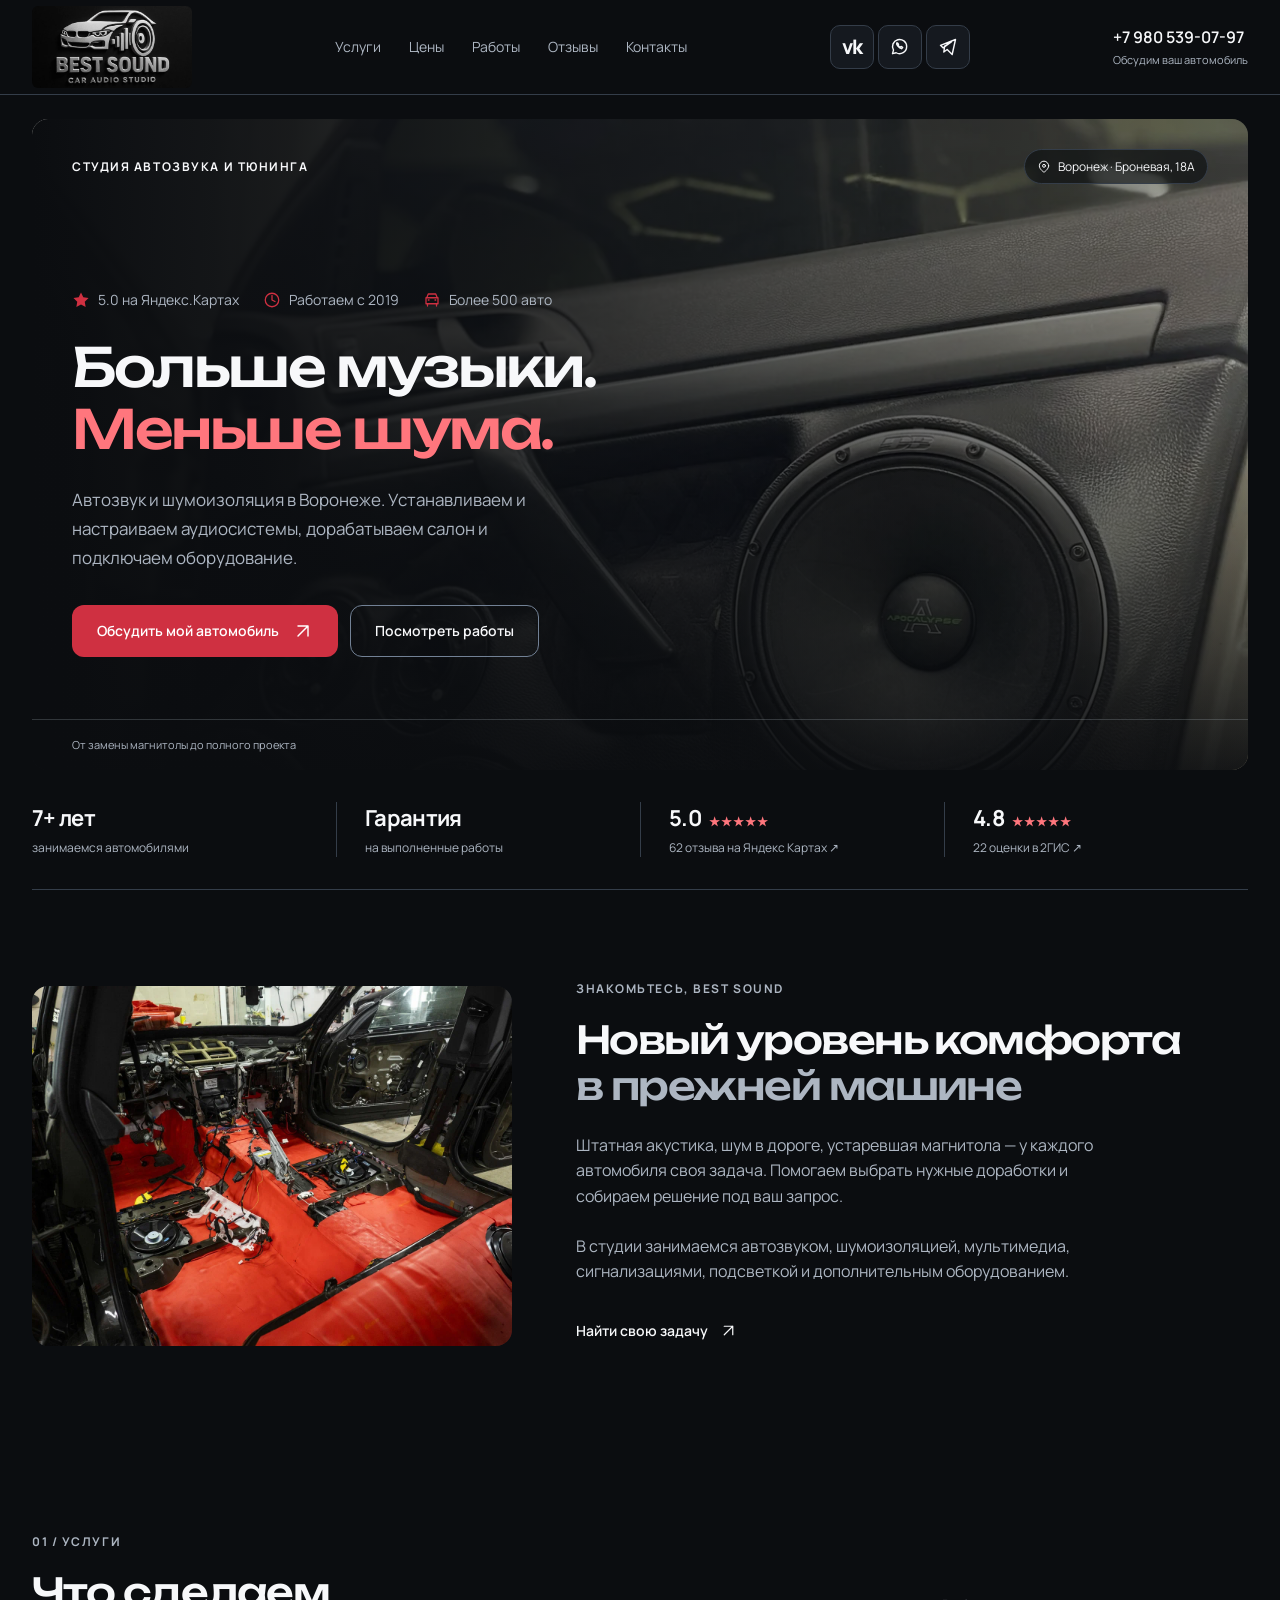
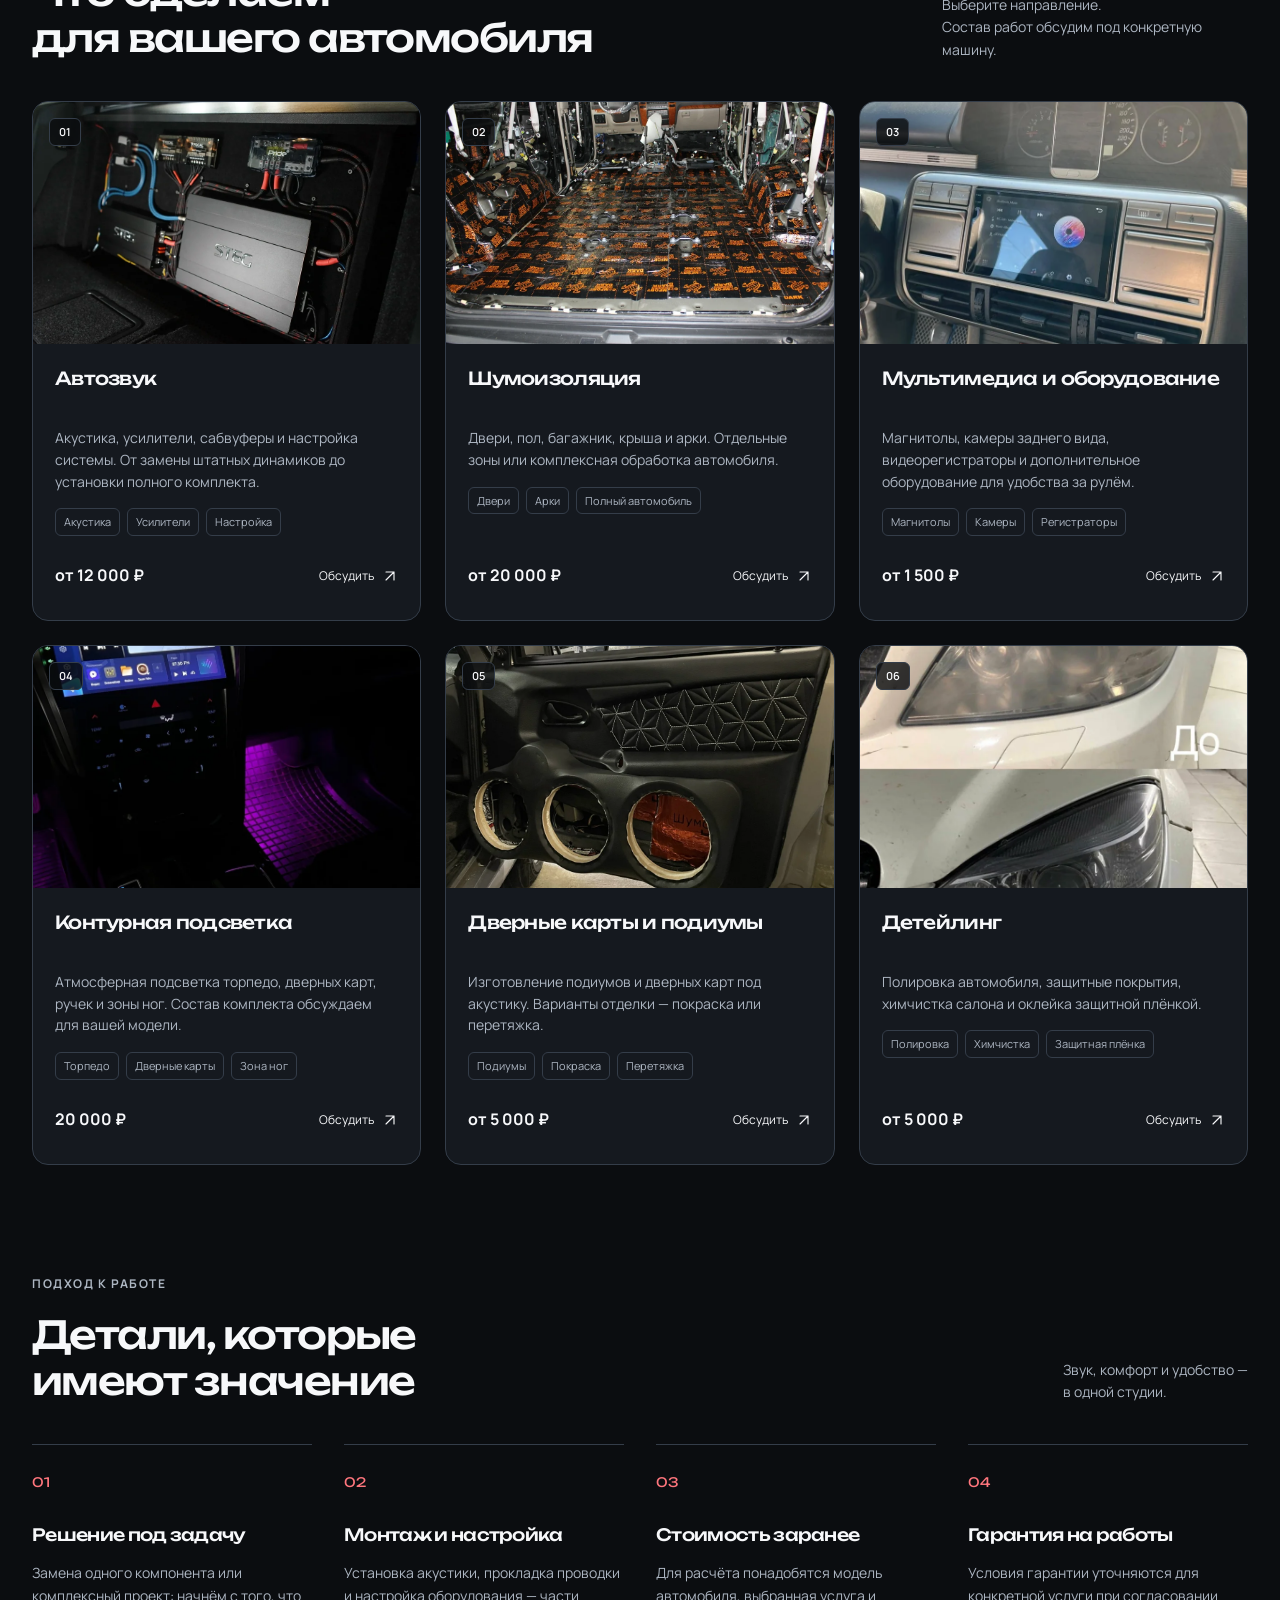
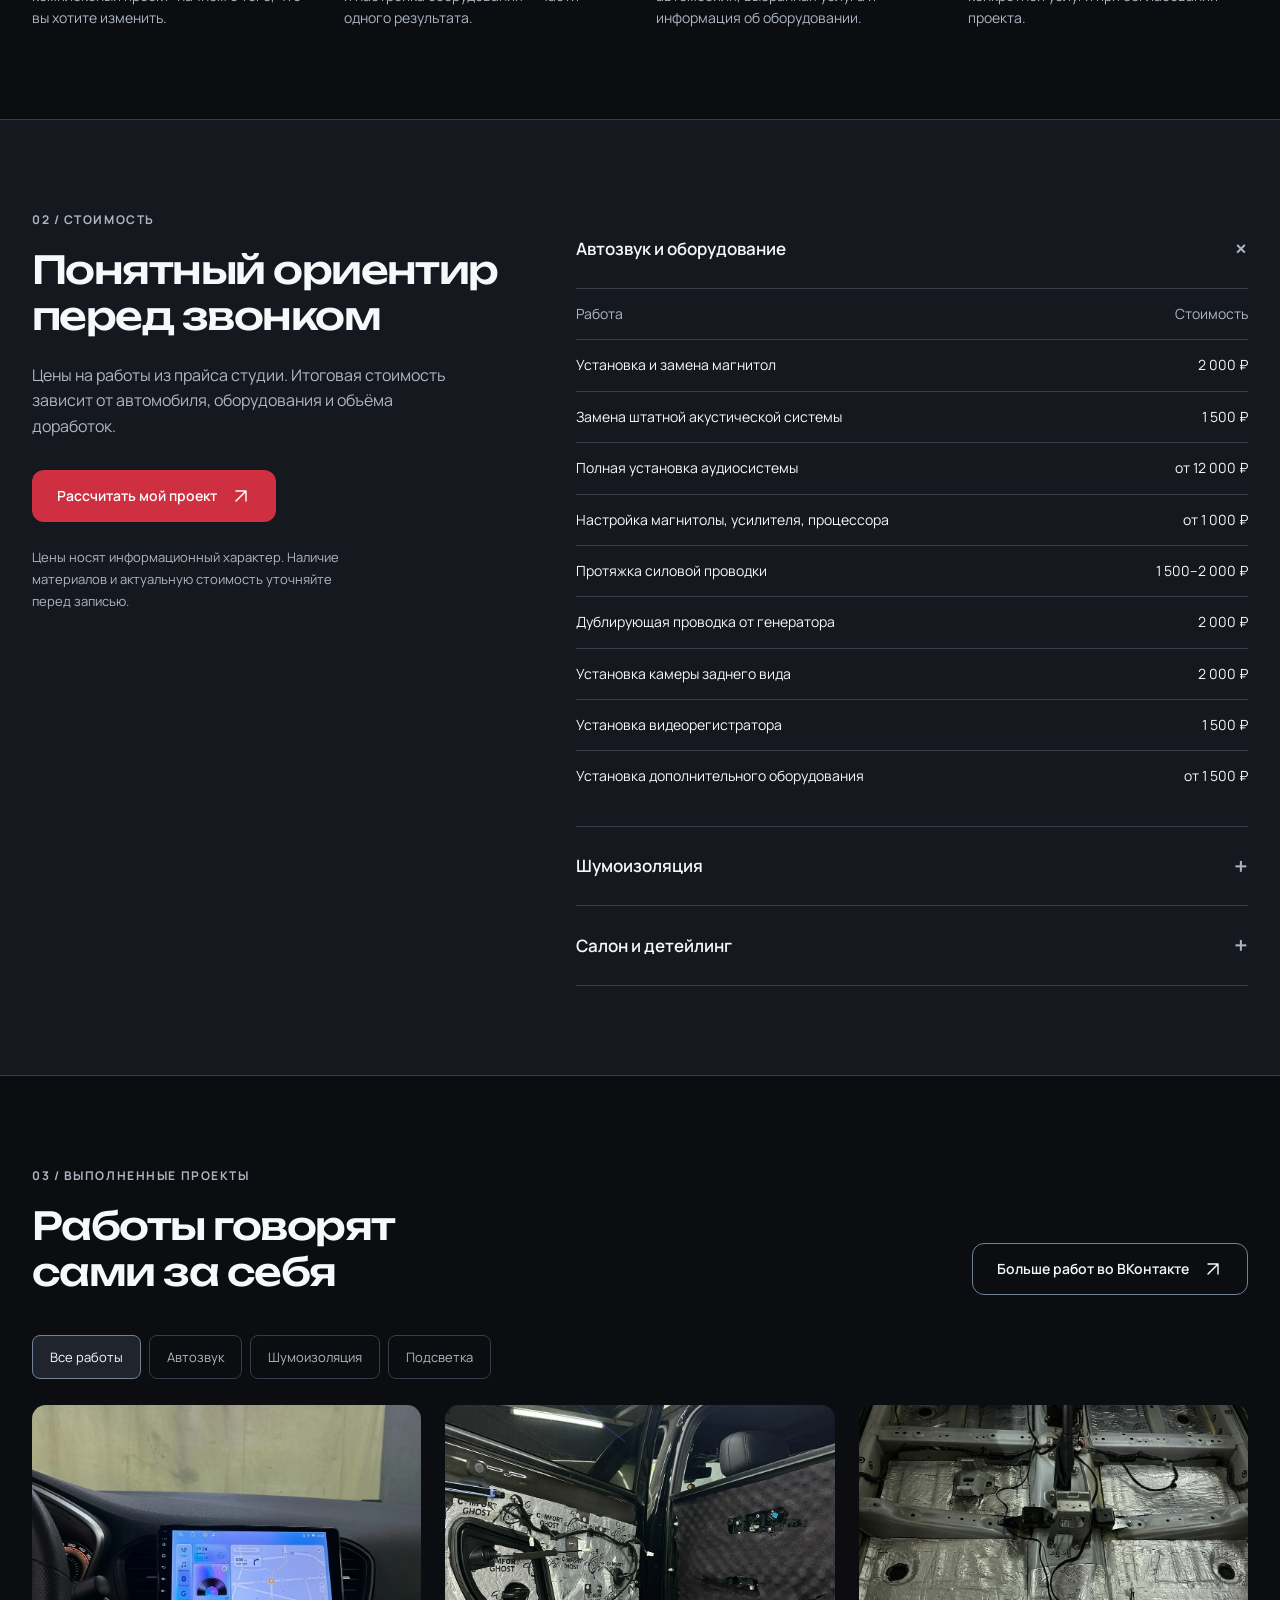
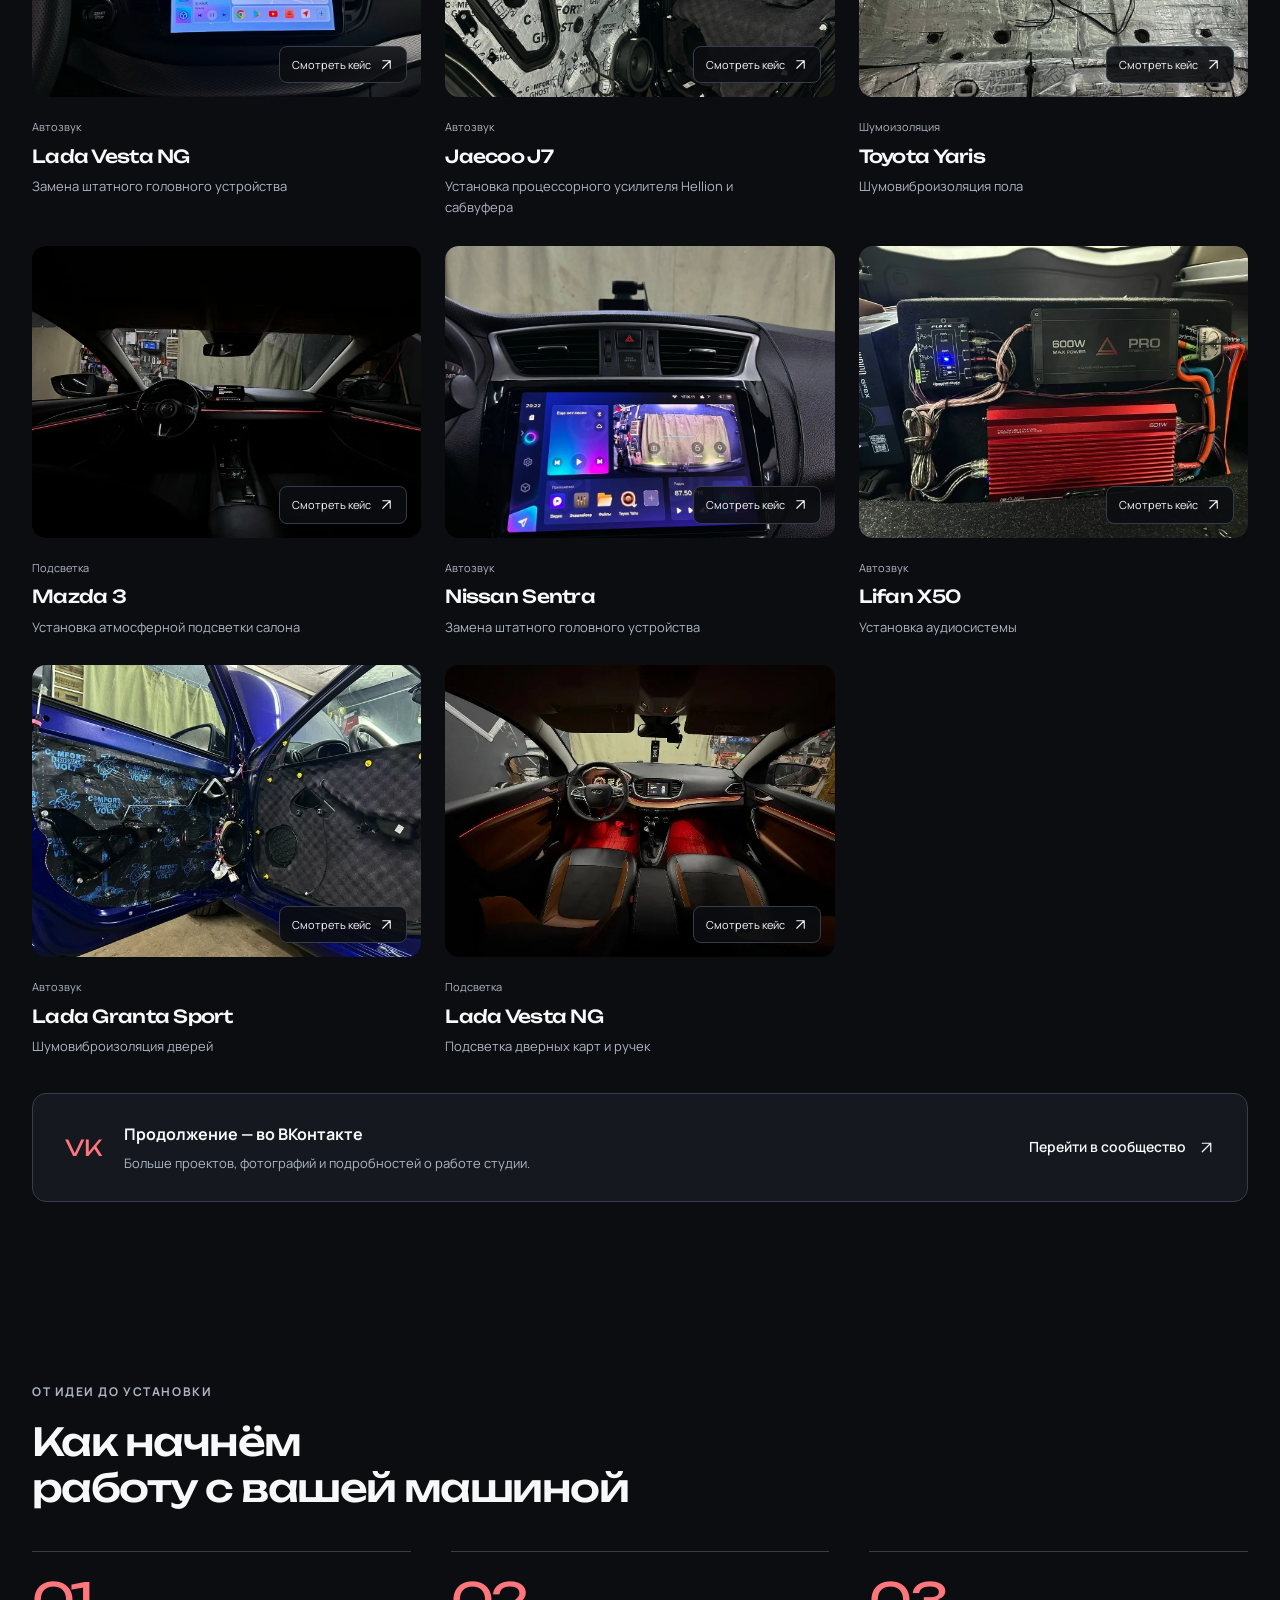
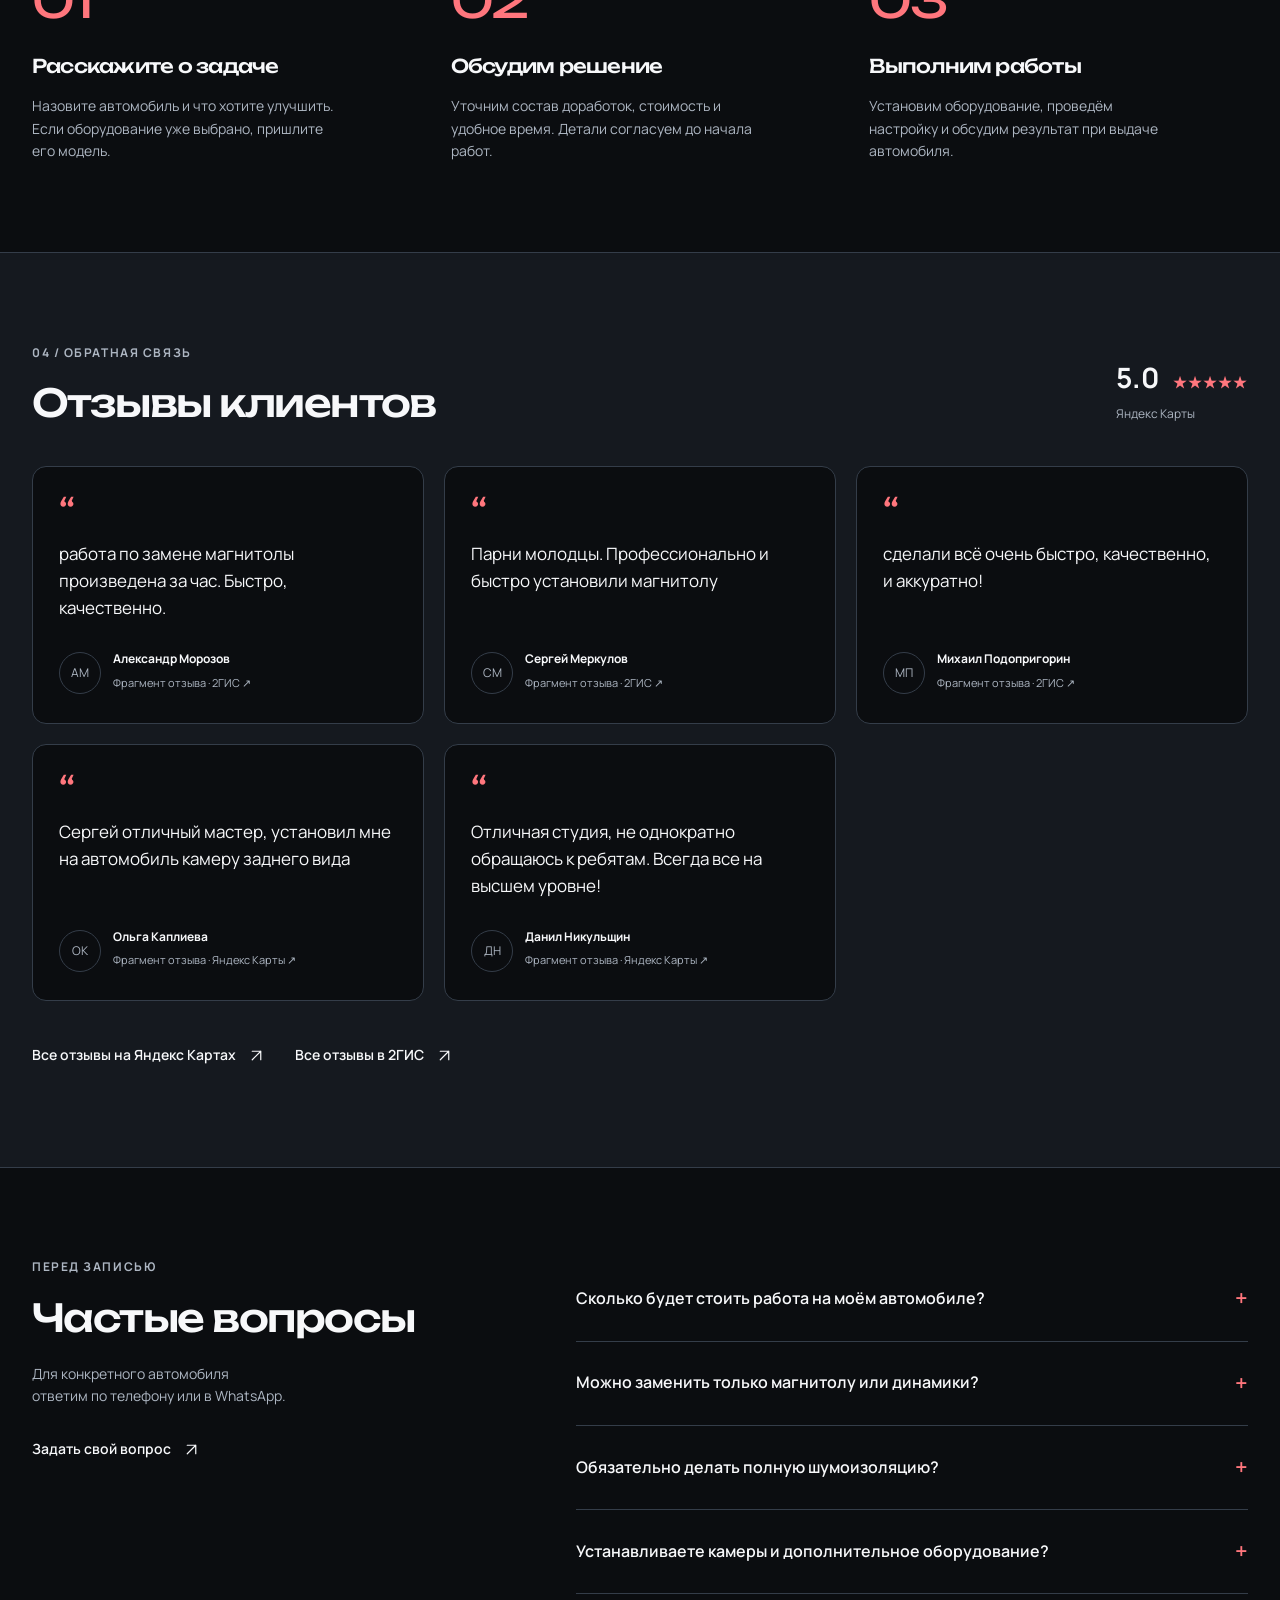
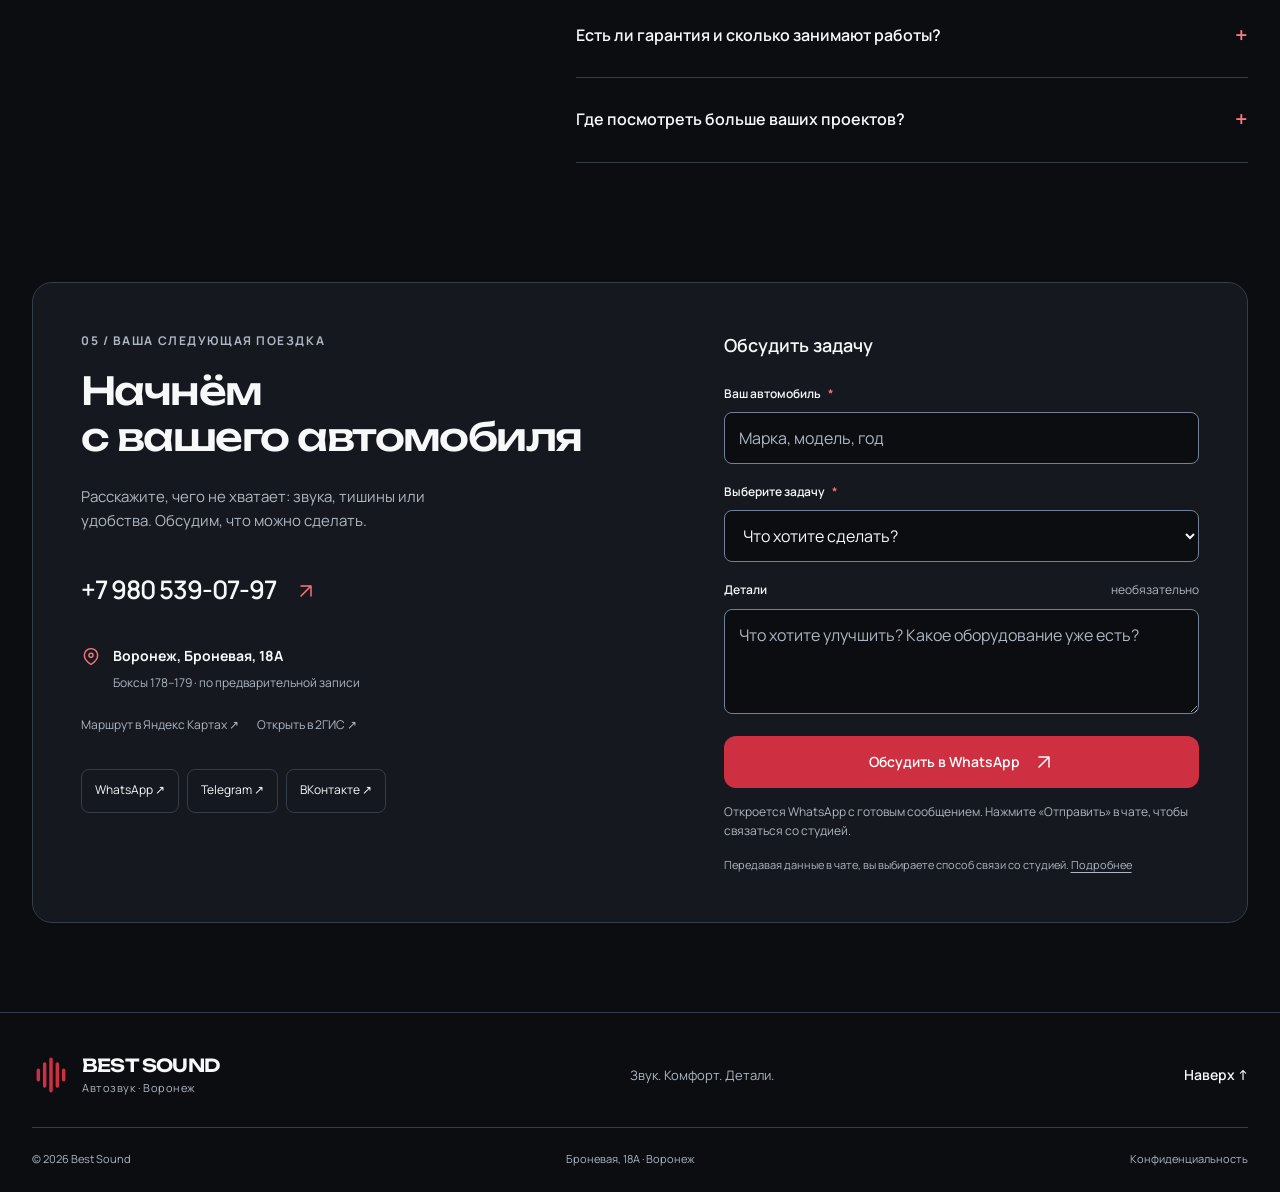
<file: index.html>
<!doctype html>
<html lang="ru" data-system="cinematic">
<head>
  <meta charset="utf-8">
  <meta name="viewport" content="width=device-width, initial-scale=1">
  <title>Best Sound — автозвук и шумоизоляция в Воронеже</title>
  <meta name="description" content="Автозвук, шумоизоляция, магнитолы, камеры и подсветка салона в Воронеже. Реальные работы и цены Best Sound. Броневая, 18А. +7 980 539-07-97.">
  <meta name="theme-color" content="#0B0D10">
  <meta property="og:type" content="website">
  <meta property="og:locale" content="ru_RU">
  <meta property="og:title" content="Best Sound — больше музыки, меньше шума">
  <meta property="og:description" content="Автозвук и шумоизоляция в Воронеже. Посмотрите наши работы и обсудите проект для вашего автомобиля.">
  <meta property="og:image" content="https://best-sound-voronezh.erofeypavlovich.chatgpt.site/assets/hero.webp">
  <link rel="icon" href="assets/favicon.ico" sizes="any">
  <link rel="icon" href="assets/favicon.png" type="image/png" sizes="192x192">
  <link rel="apple-touch-icon" href="assets/apple-touch-icon.png">
  <link rel="preload" href="assets/fonts/Manrope.woff" as="font" type="font/woff" crossorigin>
  <link rel="preload" href="assets/fonts/Unbounded.woff" as="font" type="font/woff" crossorigin>
  <link rel="stylesheet" href="tokens.css">
  <link rel="stylesheet" href="styles.css">
  <script type="application/ld+json">{"@context": "https://schema.org", "@type": "AutomotiveBusiness", "name": "Best Sound", "url": "https://best-sound-voronezh.erofeypavlovich.chatgpt.site/", "telephone": "+79805390797", "description": "Автозвук, шумоизоляция и тюнинг автомобилей в Воронеже.", "address": {"@type": "PostalAddress", "streetAddress": "Броневая улица, 18А, боксы 178–179", "addressLocality": "Воронеж", "addressCountry": "RU"}, "image": "https://best-sound-voronezh.erofeypavlovich.chatgpt.site/assets/hero.webp", "sameAs": ["https://vk.ru/best_sound_vrn", "https://t.me/best_sound_vrn", "https://2gis.ru/voronezh/firm/70000001067196485", "https://yandex.ru/maps/org/best_sound/115056064611/"]}</script>
  <script src="app.js" defer></script>
</head>
<body>
<a class="skip-link" href="#main">Перейти к содержимому</a>
<svg class="icon-sprite" aria-hidden="true" xmlns="http://www.w3.org/2000/svg">
  <symbol id="i-arrow" viewBox="0 0 24 24"><path d="M6 18 18 6M6 6h12v12"/></symbol>
  <symbol id="i-phone" viewBox="0 0 24 24"><path d="M7 3H4a1 1 0 0 0-1 1c0 9.4 7.6 17 17 17a1 1 0 0 0 1-1v-3l-5-2-2 2c-3.1-1.5-5.5-3.9-7-7l2-2-2-5Z"/></symbol>
  <symbol id="i-pin" viewBox="0 0 24 24"><path d="M20 10c0 6-8 11-8 11S4 16 4 10a8 8 0 1 1 16 0Z"/><circle cx="12" cy="10" r="2.5"/></symbol>
  <symbol id="i-check" viewBox="0 0 24 24"><path d="m5 12 4 4L19 6"/></symbol>
  <symbol id="i-sound" viewBox="0 0 24 24"><path d="M4 9v6M8 5v14M12 2v20M16 5v14M20 9v6"/></symbol>
  <symbol id="i-close" viewBox="0 0 24 24"><path d="m6 6 12 12M18 6 6 18"/></symbol>
  <symbol id="i-menu" viewBox="0 0 24 24"><path d="M4 7h16M4 12h16M4 17h16"/></symbol>
  <symbol id="i-tg" viewBox="0 0 24 24"><path d="m3 10 18-7-4 18-6-6-4 3 1-7 8-5-10 7-3-3Z"/></symbol>
  <symbol id="i-wa" viewBox="0 0 24 24"><path d="M20 11.5a8.5 8.5 0 0 1-12.6 7.4L3 20l1.2-4.2A8.5 8.5 0 1 1 20 11.5Z"/><path d="M8 7c-.6 2.5 3 6.5 5.8 7l1.4-1.5-2-1.2-1 1a7 7 0 0 1-2.7-2.8l.8-.7L9 7H8Z"/></symbol>
  <symbol id="i-chevron" viewBox="0 0 24 24"><path d="m9 5 7 7-7 7"/></symbol>
  <symbol id="i-star" viewBox="0 0 24 24"><path d="m12 2 3.1 6.3 7 .9-5.1 5 1.2 7L12 18l-6.2 3.2 1.2-7-5.1-5 7-.9L12 2Z"/></symbol>
  <symbol id="i-clock" viewBox="0 0 24 24"><circle cx="12" cy="12" r="9"/><path d="M12 6v6l4 2"/></symbol>
  <symbol id="i-car" viewBox="0 0 24 24"><path d="m5 9 2-5h10l2 5M4 17V9h16v8M4 17h16M6 17v3M18 17v3M7 12h1M16 12h1"/></symbol>
</svg>
<header class="header" id="top">
  <div class="container header-inner">
    <a class="brand" href="#top" aria-label="Best Sound — на главную">
      <img class="brand-logo" src="assets/brand-logo.webp" alt="Best Sound — Car Audio Studio" width="1080" height="1017">
    </a>
    <nav class="desktop-nav" aria-label="Главная навигация">
      <a href="#services">Услуги</a><a href="#prices">Цены</a><a href="#works">Работы</a><a href="#reviews">Отзывы</a><a href="#contacts">Контакты</a>
    </nav>
    <div class="header-social" aria-label="Социальные сети и мессенджеры"><a href="https://vk.ru/best_sound_vrn" target="_blank" rel="noopener noreferrer" aria-label="Best Sound во ВКонтакте" title="ВКонтакте"><span aria-hidden="true">vk</span></a><a href="https://wa.me/79805390797" target="_blank" rel="noopener noreferrer" aria-label="Написать в WhatsApp" title="WhatsApp"><svg><use href="#i-wa"/></svg></a><a href="https://t.me/+79805390797" target="_blank" rel="noopener noreferrer" aria-label="Написать в Telegram" title="Telegram"><svg><use href="#i-tg"/></svg></a></div>
    <a class="header-phone" href="tel:+79805390797">+7 980 539-07-97<span>Обсудим ваш автомобиль</span></a>
    <button class="icon-button menu-toggle" type="button" aria-label="Открыть меню" aria-controls="menu-dialog" aria-expanded="false"><svg><use href="#i-menu"/></svg></button>
  </div>
</header>
<main id="main">
  <section class="hero container" aria-labelledby="hero-title">
    <div class="hero-scene">
      <picture class="hero-media"><source media="(max-width: 639px)" srcset="assets/hero-mobile.webp"><img src="assets/hero.webp" alt="Дверная карта с установленной акустикой — работа Best Sound" width="1200" height="1600" fetchpriority="high"></picture>
      <div class="hero-shade"></div>
      <div class="hero-top"><span class="eyebrow">Студия автозвука и тюнинга</span><span class="location-label"><svg><use href="#i-pin"/></svg>Воронеж · Броневая, 18А</span></div>
      <div class="hero-content">
        <div class="hero-facts"><a href="https://yandex.ru/maps/org/best_sound/115056064611/reviews/" target="_blank" rel="noopener noreferrer"><svg class="fact-star" aria-hidden="true"><use href="#i-star"/></svg>5.0 на Яндекс.Картах</a><span><svg aria-hidden="true"><use href="#i-clock"/></svg>Работаем с 2019</span><span><svg aria-hidden="true"><use href="#i-car"/></svg>Более 500 авто</span></div>
        <h1 id="hero-title">Больше музыки.<br><span>Меньше шума.</span></h1>
        <p>Автозвук и шумоизоляция в Воронеже. Устанавливаем и настраиваем аудиосистемы, дорабатываем салон и подключаем оборудование.</p>
        <div class="hero-actions"><a class="button button-primary" href="#contacts">Обсудить мой автомобиль<svg><use href="#i-arrow"/></svg></a><a class="button button-outline" href="#works">Посмотреть работы</a></div>
      </div>
      <div class="hero-bottom"><span>От замены магнитолы до полного проекта</span></div>
    </div>
    <div class="trust-strip">
      <div><strong>7+ лет</strong><span>занимаемся автомобилями</span></div>
      <div><strong>Гарантия</strong><span>на выполненные работы</span></div>
      <a href="https://yandex.ru/maps/org/best_sound/115056064611/reviews/" target="_blank" rel="noopener noreferrer"><strong>5.0 <span class="stars" aria-hidden="true">★★★★★</span></strong><span>62 отзыва на Яндекс Картах ↗</span></a>
      <a href="https://2gis.ru/voronezh/firm/70000001067196485/tab/reviews" target="_blank" rel="noopener noreferrer"><strong>4.8 <span class="stars" aria-hidden="true">★★★★★</span></strong><span>22 оценки в 2ГИС ↗</span></a>
    </div>
  </section>

  <section class="section container about" id="about" aria-labelledby="about-title">
    <div class="about-visual"><img src="assets/about.webp" alt="Салон автомобиля в процессе шумоизоляции в Best Sound" width="1280" height="960" loading="lazy"></div>
    <div class="about-copy"><p class="eyebrow">Знакомьтесь, Best Sound</p><h2 id="about-title">Новый уровень комфорта<br><span class="text-muted">в прежней машине</span></h2><p>Штатная акустика, шум в дороге, устаревшая магнитола — у каждого автомобиля своя задача. Помогаем выбрать нужные доработки и собираем решение под ваш запрос.</p><p>В студии занимаемся автозвуком, шумоизоляцией, мультимедиа, сигнализациями, подсветкой и дополнительным оборудованием.</p><a class="text-link" href="#services">Найти свою задачу<svg><use href="#i-arrow"/></svg></a></div>
  </section>

  <section class="section container" id="services" aria-labelledby="services-title">
    <div class="section-heading"><div><p class="eyebrow">01 / Услуги</p><h2 id="services-title">Что сделаем<br>для вашего автомобиля</h2></div><p>Выберите направление.<br>Состав работ обсудим под конкретную машину.</p></div>
    <div class="services-grid"><article class="service-card"><div class="service-image"><img src="assets/service-audio.webp" alt="Автозвук — пример работ и оборудования" width="1080" height="721" loading="lazy"><span class="service-number">01</span></div><div class="service-body"><h3>Автозвук</h3><p>Акустика, усилители, сабвуферы и настройка системы. От замены штатных динамиков до установки полного комплекта.</p><div class="service-tags"><span>Акустика</span><span>Усилители</span><span>Настройка</span></div><div class="service-footer"><strong>от 12 000 ₽</strong><a href="#contacts" data-service="Автозвук">Обсудить <svg aria-hidden="true"><use href="#i-arrow"/></svg></a></div></div></article><article class="service-card"><div class="service-image"><img src="assets/service-noise.webp" alt="Шумоизоляция — пример работ и оборудования" width="1100" height="733" loading="lazy"><span class="service-number">02</span></div><div class="service-body"><h3>Шумоизоляция</h3><p>Двери, пол, багажник, крыша и арки. Отдельные зоны или комплексная обработка автомобиля.</p><div class="service-tags"><span>Двери</span><span>Арки</span><span>Полный автомобиль</span></div><div class="service-footer"><strong>от 20 000 ₽</strong><a href="#contacts" data-service="Шумоизоляция">Обсудить <svg aria-hidden="true"><use href="#i-arrow"/></svg></a></div></div></article><article class="service-card"><div class="service-image"><img src="assets/service-media.webp" alt="Мультимедиа и оборудование — пример работ и оборудования" width="825" height="1100" loading="lazy"><span class="service-number">03</span></div><div class="service-body"><h3>Мультимедиа и оборудование</h3><p>Магнитолы, камеры заднего вида, видеорегистраторы и дополнительное оборудование для удобства за рулём.</p><div class="service-tags"><span>Магнитолы</span><span>Камеры</span><span>Регистраторы</span></div><div class="service-footer"><strong>от 1 500 ₽</strong><a href="#contacts" data-service="Мультимедиа и оборудование">Обсудить <svg aria-hidden="true"><use href="#i-arrow"/></svg></a></div></div></article><article class="service-card"><div class="service-image"><img src="assets/service-light.webp" alt="Контурная подсветка — пример работ и оборудования" width="825" height="1100" loading="lazy"><span class="service-number">04</span></div><div class="service-body"><h3>Контурная подсветка</h3><p>Атмосферная подсветка торпедо, дверных карт, ручек и зоны ног. Состав комплекта обсуждаем для вашей модели.</p><div class="service-tags"><span>Торпедо</span><span>Дверные карты</span><span>Зона ног</span></div><div class="service-footer"><strong>20 000 ₽</strong><a href="#contacts" data-service="Контурная подсветка">Обсудить <svg aria-hidden="true"><use href="#i-arrow"/></svg></a></div></div></article><article class="service-card"><div class="service-image"><img src="assets/service-custom.webp" alt="Дверные карты и подиумы — пример работ и оборудования" width="1080" height="760" loading="lazy"><span class="service-number">05</span></div><div class="service-body"><h3>Дверные карты и подиумы</h3><p>Изготовление подиумов и дверных карт под акустику. Варианты отделки — покраска или перетяжка.</p><div class="service-tags"><span>Подиумы</span><span>Покраска</span><span>Перетяжка</span></div><div class="service-footer"><strong>от 5 000 ₽</strong><a href="#contacts" data-service="Дверные карты и подиумы">Обсудить <svg aria-hidden="true"><use href="#i-arrow"/></svg></a></div></div></article><article class="service-card"><div class="service-image"><img src="assets/service-detail.webp" alt="Детейлинг — пример работ и оборудования" width="870" height="1100" loading="lazy"><span class="service-number">06</span></div><div class="service-body"><h3>Детейлинг</h3><p>Полировка автомобиля, защитные покрытия, химчистка салона и оклейка защитной плёнкой.</p><div class="service-tags"><span>Полировка</span><span>Химчистка</span><span>Защитная плёнка</span></div><div class="service-footer"><strong>от 5 000 ₽</strong><a href="#contacts" data-service="Детейлинг">Обсудить <svg aria-hidden="true"><use href="#i-arrow"/></svg></a></div></div></article></div>
  </section>

  <section class="section container why" aria-labelledby="why-title">
    <div class="section-heading"><div><p class="eyebrow">Подход к работе</p><h2 id="why-title">Детали, которые<br>имеют значение</h2></div><p>Звук, комфорт и удобство —<br>в одной студии.</p></div>
    <div class="why-grid">
      <article><span class="line-number">01</span><h3>Решение под задачу</h3><p>Замена одного компонента или комплексный проект: начнём с того, что вы хотите изменить.</p></article>
      <article><span class="line-number">02</span><h3>Монтаж и настройка</h3><p>Установка акустики, прокладка проводки и настройка оборудования — части одного результата.</p></article>
      <article><span class="line-number">03</span><h3>Стоимость заранее</h3><p>Для расчёта понадобятся модель автомобиля, выбранная услуга и информация об оборудовании.</p></article>
      <article><span class="line-number">04</span><h3>Гарантия на работы</h3><p>Условия гарантии уточняются для конкретной услуги при согласовании проекта.</p></article>
    </div>
  </section>

  <section class="section prices-section" id="prices" aria-labelledby="prices-title">
    <div class="container price-layout"><div class="price-intro"><p class="eyebrow">02 / Стоимость</p><h2 id="prices-title">Понятный ориентир<br>перед звонком</h2><p>Цены на работы из прайса студии. Итоговая стоимость зависит от автомобиля, оборудования и объёма доработок.</p><a class="button button-primary" href="#contacts">Рассчитать мой проект<svg><use href="#i-arrow"/></svg></a><p class="fine-print">Цены носят информационный характер. Наличие материалов и актуальную стоимость уточняйте перед записью.</p></div><div class="price-groups"><details open><summary>Автозвук и оборудование<span aria-hidden="true">+</span></summary><table class="price-table"><caption>Автозвук и оборудование — стоимость работ</caption><thead><tr><th scope="col">Работа</th><th scope="col">Стоимость</th></tr></thead><tbody><tr><td>Установка и замена магнитол</td><td>2 000 ₽</td></tr><tr><td>Замена штатной акустической системы</td><td>1 500 ₽</td></tr><tr><td>Полная установка аудиосистемы</td><td>от 12 000 ₽</td></tr><tr><td>Настройка магнитолы, усилителя, процессора</td><td>от 1 000 ₽</td></tr><tr><td>Протяжка силовой проводки</td><td>1 500–2 000 ₽</td></tr><tr><td>Дублирующая проводка от генератора</td><td>2 000 ₽</td></tr><tr><td>Установка камеры заднего вида</td><td>2 000 ₽</td></tr><tr><td>Установка видеорегистратора</td><td>1 500 ₽</td></tr><tr><td>Установка дополнительного оборудования</td><td>от 1 500 ₽</td></tr></tbody></table></details><details><summary>Шумоизоляция<span aria-hidden="true">+</span></summary><table class="price-table"><caption>Шумоизоляция — стоимость работ</caption><thead><tr><th scope="col">Работа</th><th scope="col">Стоимость</th></tr></thead><tbody><tr><td>Полная шумоизоляция автомобиля</td><td>от 45 000 ₽</td></tr><tr><td>Шумоизоляция четырёх дверей</td><td>20 000 ₽</td></tr><tr><td>Шумоизоляция четырёх арок снаружи</td><td>20 000 ₽</td></tr></tbody></table></details><details><summary>Салон и детейлинг<span aria-hidden="true">+</span></summary><table class="price-table"><caption>Салон и детейлинг — стоимость работ</caption><thead><tr><th scope="col">Работа</th><th scope="col">Стоимость</th></tr></thead><tbody><tr><td>Контурная подсветка</td><td>20 000 ₽</td></tr><tr><td>Изготовление подиумов</td><td>от 5 000 ₽</td></tr><tr><td>Дверные карты с перетяжкой</td><td>от 20 000 ₽</td></tr><tr><td>Дверные карты с покраской</td><td>15 000–45 000 ₽</td></tr><tr><td>Полировка автомобиля и нанесение покрытий</td><td>от 20 000 ₽</td></tr><tr><td>Химчистка салона</td><td>от 10 000 ₽</td></tr><tr><td>Оклейка автомобиля защитной плёнкой</td><td>от 5 000 ₽</td></tr></tbody></table></details></div></div>
  </section>

  <section class="section container" id="works" aria-labelledby="works-title">
    <div class="section-heading"><div><p class="eyebrow">03 / Выполненные проекты</p><h2 id="works-title">Работы говорят<br>сами за себя</h2></div><a class="button button-outline" href="https://vk.ru/best_sound_vrn" target="_blank" rel="noopener noreferrer">Больше работ во ВКонтакте<svg><use href="#i-arrow"/></svg></a></div>
    <div class="work-filters" role="group" aria-label="Фильтр работ"><button class="filter active" type="button" data-filter="all" aria-pressed="true">Все работы</button><button class="filter" type="button" data-filter="Автозвук" aria-pressed="false">Автозвук</button><button class="filter" type="button" data-filter="Шумоизоляция" aria-pressed="false">Шумоизоляция</button><button class="filter" type="button" data-filter="Подсветка" aria-pressed="false">Подсветка</button></div>
    <p class="sr-only" id="filter-status" aria-live="polite">Показаны все 8 работ</p>
    <div class="works-grid"><article class="work-card" data-category="Автозвук"><button class="work-button" type="button" data-case="1" aria-label="Смотреть кейс Lada Vesta NG: Автозвук"><img src="assets/case-1-1.webp" alt="Lada Vesta NG — автозвук, фото 1" width="1050" height="1400" loading="lazy"><span class="work-open">Смотреть кейс <svg aria-hidden="true"><use href="#i-arrow"/></svg></span></button><div class="work-info"><span>Автозвук</span><h3>Lada Vesta NG</h3><p>Замена штатного головного устройства</p></div></article><article class="work-card" data-category="Автозвук|Шумоизоляция"><button class="work-button" type="button" data-case="2" aria-label="Смотреть кейс Jaecoo J7: Автозвук"><img src="assets/case-2-3.webp" alt="Jaecoo J7 — автозвук, фото 1" width="1050" height="1400" loading="lazy"><span class="work-open">Смотреть кейс <svg aria-hidden="true"><use href="#i-arrow"/></svg></span></button><div class="work-info"><span>Автозвук</span><h3>Jaecoo J7</h3><p>Установка процессорного усилителя Hellion и сабвуфера</p></div></article><article class="work-card" data-category="Шумоизоляция"><button class="work-button" type="button" data-case="3" aria-label="Смотреть кейс Toyota Yaris: Шумоизоляция"><img src="assets/case-3-3.webp" alt="Toyota Yaris — шумоизоляция, фото 3" width="1050" height="1400" loading="lazy"><span class="work-open">Смотреть кейс <svg aria-hidden="true"><use href="#i-arrow"/></svg></span></button><div class="work-info"><span>Шумоизоляция</span><h3>Toyota Yaris</h3><p>Шумовиброизоляция пола</p></div></article><article class="work-card" data-category="Подсветка"><button class="work-button" type="button" data-case="4" aria-label="Смотреть кейс Mazda 3: Подсветка"><img src="assets/case-4-4.webp" alt="Mazda 3 — подсветка, фото 4" width="640" height="480" loading="lazy"><span class="work-open">Смотреть кейс <svg aria-hidden="true"><use href="#i-arrow"/></svg></span></button><div class="work-info"><span>Подсветка</span><h3>Mazda 3</h3><p>Установка атмосферной подсветки салона</p></div></article><article class="work-card" data-category="Автозвук"><button class="work-button" type="button" data-case="5" aria-label="Смотреть кейс Nissan Sentra: Автозвук"><img src="assets/case-5-2.webp" alt="Nissan Sentra — автозвук, фото 1" width="1050" height="1400" loading="lazy"><span class="work-open">Смотреть кейс <svg aria-hidden="true"><use href="#i-arrow"/></svg></span></button><div class="work-info"><span>Автозвук</span><h3>Nissan Sentra</h3><p>Замена штатного головного устройства</p></div></article><article class="work-card" data-category="Автозвук"><button class="work-button" type="button" data-case="6" aria-label="Смотреть кейс Lifan X50: Автозвук"><img src="assets/case-6-2.webp" alt="Lifan X50 — автозвук, фото 2" width="640" height="480" loading="lazy"><span class="work-open">Смотреть кейс <svg aria-hidden="true"><use href="#i-arrow"/></svg></span></button><div class="work-info"><span>Автозвук</span><h3>Lifan X50</h3><p>Установка аудиосистемы</p></div></article><article class="work-card" data-category="Автозвук|Шумоизоляция"><button class="work-button" type="button" data-case="7" aria-label="Смотреть кейс Lada Granta Sport: Автозвук"><img src="assets/case-7-2.webp" alt="Lada Granta Sport — автозвук, фото 2" width="640" height="480" loading="lazy"><span class="work-open">Смотреть кейс <svg aria-hidden="true"><use href="#i-arrow"/></svg></span></button><div class="work-info"><span>Автозвук</span><h3>Lada Granta Sport</h3><p>Шумовиброизоляция дверей</p></div></article><article class="work-card" data-category="Подсветка"><button class="work-button" type="button" data-case="8" aria-label="Смотреть кейс Lada Vesta NG: Подсветка"><img src="assets/case-8-1.webp" alt="Lada Vesta NG — подсветка, фото 1" width="640" height="480" loading="lazy"><span class="work-open">Смотреть кейс <svg aria-hidden="true"><use href="#i-arrow"/></svg></span></button><div class="work-info"><span>Подсветка</span><h3>Lada Vesta NG</h3><p>Подсветка дверных карт и ручек</p></div></article></div>
    <div class="vk-band"><div><span class="vk-mark" aria-hidden="true">VK</span><p><strong>Продолжение — во ВКонтакте</strong><span>Больше проектов, фотографий и подробностей о работе студии.</span></p></div><a class="text-link" href="https://vk.ru/best_sound_vrn" target="_blank" rel="noopener noreferrer">Перейти в сообщество<svg><use href="#i-arrow"/></svg></a></div>
  </section>

  <section class="section container" id="process" aria-labelledby="process-title">
    <div class="section-heading"><div><p class="eyebrow">От идеи до установки</p><h2 id="process-title">Как начнём<br>работу с вашей машиной</h2></div></div>
    <ol class="process-grid"><li><span class="step-number">01</span><h3>Расскажите о задаче</h3><p>Назовите автомобиль и что хотите улучшить. Если оборудование уже выбрано, пришлите его модель.</p></li><li><span class="step-number">02</span><h3>Обсудим решение</h3><p>Уточним состав доработок, стоимость и удобное время. Детали согласуем до начала работ.</p></li><li><span class="step-number">03</span><h3>Выполним работы</h3><p>Установим оборудование, проведём настройку и обсудим результат при выдаче автомобиля.</p></li></ol>
  </section>

  <section class="section reviews-section" id="reviews" aria-labelledby="reviews-title"><div class="container">
    <div class="section-heading"><div><p class="eyebrow">04 / Обратная связь</p><h2 id="reviews-title">Отзывы клиентов</h2></div><div class="review-summary"><strong>5.0 <span aria-hidden="true">★★★★★</span></strong><span>Яндекс Карты</span></div></div>
    <div class="reviews-grid"><article class="review-card"><span class="quote-mark" aria-hidden="true">“</span><blockquote>работа по замене магнитолы произведена за час. Быстро, качественно.</blockquote><div class="review-person"><span class="review-avatar" aria-hidden="true">АМ</span><div><strong>Александр Морозов</strong><a href="https://2gis.ru/voronezh/firm/70000001067196485/tab/reviews" target="_blank" rel="noopener noreferrer">Фрагмент отзыва · 2ГИС ↗</a></div></div></article><article class="review-card"><span class="quote-mark" aria-hidden="true">“</span><blockquote>Парни молодцы. Профессионально и быстро установили магнитолу</blockquote><div class="review-person"><span class="review-avatar" aria-hidden="true">СМ</span><div><strong>Сергей Меркулов</strong><a href="https://2gis.ru/voronezh/firm/70000001067196485/tab/reviews" target="_blank" rel="noopener noreferrer">Фрагмент отзыва · 2ГИС ↗</a></div></div></article><article class="review-card"><span class="quote-mark" aria-hidden="true">“</span><blockquote>сделали всё очень быстро, качественно, и аккуратно!</blockquote><div class="review-person"><span class="review-avatar" aria-hidden="true">МП</span><div><strong>Михаил Подопригорин</strong><a href="https://2gis.ru/voronezh/firm/70000001067196485/tab/reviews" target="_blank" rel="noopener noreferrer">Фрагмент отзыва · 2ГИС ↗</a></div></div></article><article class="review-card"><span class="quote-mark" aria-hidden="true">“</span><blockquote>Сергей отличный мастер, установил мне на автомобиль камеру заднего вида</blockquote><div class="review-person"><span class="review-avatar" aria-hidden="true">ОК</span><div><strong>Ольга Каплиева</strong><a href="https://yandex.ru/maps/org/best_sound/115056064611/reviews/" target="_blank" rel="noopener noreferrer">Фрагмент отзыва · Яндекс Карты ↗</a></div></div></article><article class="review-card"><span class="quote-mark" aria-hidden="true">“</span><blockquote>Отличная студия, не однократно обращаюсь к ребятам. Всегда все на высшем уровне!</blockquote><div class="review-person"><span class="review-avatar" aria-hidden="true">ДН</span><div><strong>Данил Никульщин</strong><a href="https://yandex.ru/maps/org/best_sound/115056064611/reviews/" target="_blank" rel="noopener noreferrer">Фрагмент отзыва · Яндекс Карты ↗</a></div></div></article></div>
    <div class="review-links"><a class="text-link" href="https://yandex.ru/maps/org/best_sound/115056064611/reviews/" target="_blank" rel="noopener noreferrer">Все отзывы на Яндекс Картах<svg><use href="#i-arrow"/></svg></a><a class="text-link" href="https://2gis.ru/voronezh/firm/70000001067196485/tab/reviews" target="_blank" rel="noopener noreferrer">Все отзывы в 2ГИС<svg><use href="#i-arrow"/></svg></a></div>
  </div></section>

  <section class="section container faq-layout" id="faq" aria-labelledby="faq-title"><div><p class="eyebrow">Перед записью</p><h2 id="faq-title">Частые вопросы</h2><p class="text-muted">Для конкретного автомобиля<br>ответим по телефону или в WhatsApp.</p><a class="text-link" href="tel:+79805390797">Задать свой вопрос<svg><use href="#i-arrow"/></svg></a></div>
    <div class="faq-list">
      <details><summary>Сколько будет стоить работа на моём автомобиле?<span aria-hidden="true">+</span></summary><p>Пришлите марку, модель и год автомобиля, опишите задачу и укажите оборудование, если оно уже есть. По этим данным мастер сможет уточнить состав работ и стоимость.</p></details>
      <details><summary>Можно заменить только магнитолу или динамики?<span aria-hidden="true">+</span></summary><p>В прайсе есть отдельные работы по замене магнитол и штатной акустики. Можно начать с нужного вам компонента; совместимость и подключение обсудим для вашей машины.</p></details>
      <details><summary>Обязательно делать полную шумоизоляцию?<span aria-hidden="true">+</span></summary><p>Доступны отдельные работы по дверям и наружным аркам, а также полная шумоизоляция. Выбор зависит от того, какой шум беспокоит и какой объём работ вы планируете.</p></details>
      <details><summary>Устанавливаете камеры и дополнительное оборудование?<span aria-hidden="true">+</span></summary><p>Да, среди услуг — камеры заднего вида, видеорегистраторы, сигнализации, контурная подсветка и другое дополнительное оборудование. Нужный комплект уточните при обращении.</p></details>
      <details><summary>Есть ли гарантия и сколько занимают работы?<span aria-hidden="true">+</span></summary><p>Студия указывает гарантию на выполненные работы. Её условия и сроки установки зависят от услуги: обсудите их с мастером при согласовании заказа.</p></details>
      <details><summary>Где посмотреть больше ваших проектов?<span aria-hidden="true">+</span></summary><p>Большинство кейсов публикуем <a href="https://vk.ru/best_sound_vrn" target="_blank" rel="noopener noreferrer">в сообществе Best Sound во ВКонтакте</a>. На сайте — подборка работ с фотографиями и описаниями.</p></details>
    </div>
  </section>

  <section class="section container contacts" id="contacts" aria-labelledby="contacts-title">
    <div class="contact-layout"><div class="contact-copy"><p class="eyebrow">05 / Ваша следующая поездка</p><h2 id="contacts-title">Начнём<br>с вашего автомобиля</h2><p>Расскажите, чего не хватает: звука, тишины или удобства. Обсудим, что можно сделать.</p><a class="contact-phone" href="tel:+79805390797">+7 980 539-07-97<svg><use href="#i-arrow"/></svg></a><div class="contact-address"><svg><use href="#i-pin"/></svg><div><strong>Воронеж, Броневая, 18А</strong><span>Боксы 178–179 · по предварительной записи</span></div></div><div class="contact-links"><a href="https://yandex.ru/maps/org/best_sound/115056064611/" target="_blank" rel="noopener noreferrer">Маршрут в Яндекс Картах ↗</a><a href="https://2gis.ru/voronezh/firm/70000001067196485" target="_blank" rel="noopener noreferrer">Открыть в 2ГИС ↗</a></div><div class="social-links"><a href="https://wa.me/79805390797" target="_blank" rel="noopener noreferrer">WhatsApp ↗</a><a href="https://t.me/+79805390797" target="_blank" rel="noopener noreferrer">Telegram ↗</a><a href="https://vk.ru/best_sound_vrn" target="_blank" rel="noopener noreferrer">ВКонтакте ↗</a></div></div>
      <form class="lead-form" id="lead-form"><p class="form-title">Обсудить задачу</p><div class="field"><label for="car">Ваш автомобиль <span aria-hidden="true">*</span></label><input id="car" name="car" placeholder="Марка, модель, год" maxlength="100" required autocomplete="off"></div><div class="field"><label for="service">Выберите задачу <span aria-hidden="true">*</span></label><select id="service" name="service" required><option value="">Что хотите сделать?</option>Автозвук</option><option>Шумоизоляция</option><option>Мультимедиа и оборудование</option><option>Контурная подсветка</option><option>Дверные карты и подиумы</option><option>Детейлинг</option><option>Другая задача / нужна консультация</option></select></div><div class="field"><label for="message">Детали <span class="optional">необязательно</span></label><textarea id="message" name="message" rows="3" placeholder="Что хотите улучшить? Какое оборудование уже есть?" maxlength="1200"></textarea></div><button class="button button-primary form-submit" type="submit">Обсудить в WhatsApp<svg><use href="#i-arrow"/></svg></button><p class="form-note">Откроется WhatsApp с готовым сообщением. Нажмите «Отправить» в чате, чтобы связаться со студией.</p><p class="form-status" id="form-status" role="status"></p><p class="form-privacy">Передавая данные в чате, вы выбираете способ связи со студией. <a href="privacy.html">Подробнее</a></p></form>
    </div>
  </section>
</main>
<footer class="footer"><div class="container footer-top"><a class="brand" href="#top"><svg class="brand-symbol" aria-hidden="true"><use href="#i-sound"/></svg><span class="brand-text">BEST SOUND<span>Автозвук · Воронеж</span></span></a><p>Звук. Комфорт. Детали.</p><a class="text-link" href="#top">Наверх ↑</a></div><div class="container footer-bottom"><span>© <span id="year">2026</span> Best Sound</span><span>Броневая, 18А · Воронеж</span><a href="privacy.html">Конфиденциальность</a></div></footer>
<button class="backtop icon-button" type="button" aria-label="Вернуться наверх" hidden>↑</button>
<dialog class="menu-dialog" id="menu-dialog" aria-labelledby="menu-title"><div class="menu-panel"><div class="dialog-top"><span id="menu-title" class="eyebrow">Best Sound / Меню</span><button class="icon-button" type="button" data-close="menu-dialog" aria-label="Закрыть меню"><svg><use href="#i-close"/></svg></button></div><nav aria-label="Мобильная навигация"><a href="#services">Услуги</a><a href="#prices">Цены</a><a href="#works">Наши работы</a><a href="#reviews">Отзывы</a><a href="#faq">Вопросы</a><a href="#contacts">Контакты</a></nav><div class="social-links"><a href="https://vk.ru/best_sound_vrn" target="_blank" rel="noopener noreferrer">ВКонтакте ↗</a><a href="https://wa.me/79805390797" target="_blank" rel="noopener noreferrer">WhatsApp ↗</a><a href="https://t.me/+79805390797" target="_blank" rel="noopener noreferrer">Telegram ↗</a></div><a class="button button-primary" href="tel:+79805390797">Позвонить<svg><use href="#i-phone"/></svg></a><p>Воронеж, Броневая, 18А</p></div></dialog>
<dialog class="case-dialog" id="case-dialog" aria-labelledby="case-title"><div class="case-panel"><div class="dialog-top"><div><p class="eyebrow" id="case-category"></p><h2 id="case-title"></h2></div><button class="icon-button" type="button" data-close="case-dialog" aria-label="Закрыть кейс"><svg><use href="#i-close"/></svg></button></div><div class="case-layout"><div class="case-gallery"><div class="case-image-wrap"><img id="case-image" src="assets/hero.webp" alt="" width="1080" height="1440"><button class="gallery-arrow prev" type="button" aria-label="Предыдущая фотография"><svg><use href="#i-chevron"/></svg></button><button class="gallery-arrow next" type="button" aria-label="Следующая фотография"><svg><use href="#i-chevron"/></svg></button><span id="case-counter" class="case-counter" aria-live="polite"></span></div><div id="case-thumbs" class="case-thumbs" aria-label="Фотографии проекта"></div></div><div class="case-description"><h3>Что сделали</h3><ul id="case-tasks"></ul><a class="button button-primary" href="#contacts" id="case-action">Обсудить похожую задачу<svg><use href="#i-arrow"/></svg></a><a class="text-link" href="https://vk.ru/best_sound_vrn" target="_blank" rel="noopener noreferrer">Больше работ в VK<svg><use href="#i-arrow"/></svg></a></div></div></div></dialog>
<script type="application/json" id="case-data">[{"id": "1", "title": "Lada Vesta NG", "category": "Автозвук", "tasks": ["Замена штатного головного устройства", "Установка аудиосистемы"], "images": [{"width": 1050, "height": 1400, "src": "assets/case-1-1.webp", "alt": "Lada Vesta NG — автозвук, фото 1"}, {"width": 1050, "height": 1400, "src": "assets/case-1-2.webp", "alt": "Lada Vesta NG — автозвук, фото 2"}, {"width": 640, "height": 480, "src": "assets/case-1-3.webp", "alt": "Lada Vesta NG — автозвук, фото 3"}, {"width": 640, "height": 480, "src": "assets/case-1-4.webp", "alt": "Lada Vesta NG — автозвук, фото 4"}, {"width": 1050, "height": 1400, "src": "assets/case-1-5.webp", "alt": "Lada Vesta NG — автозвук, фото 5"}], "cover": {"width": 1050, "height": 1400, "src": "assets/case-1-1.webp", "alt": "Lada Vesta NG — автозвук, фото 1"}}, {"id": "2", "title": "Jaecoo J7", "category": "Автозвук", "tasks": ["Установка процессорного усилителя Hellion и сабвуфера", "Шумовиброизоляция дверей", "Установка омывателей передней и задней камер"], "images": [{"width": 1050, "height": 1400, "src": "assets/case-2-3.webp", "alt": "Jaecoo J7 — автозвук, фото 1"}, {"width": 640, "height": 480, "src": "assets/case-2-4.webp", "alt": "Jaecoo J7 — автозвук, фото 2"}, {"width": 1050, "height": 1400, "src": "assets/case-2-5.webp", "alt": "Jaecoo J7 — автозвук, фото 3"}, {"width": 1050, "height": 1400, "src": "assets/case-2-6.webp", "alt": "Jaecoo J7 — автозвук, фото 4"}], "cover": {"width": 1050, "height": 1400, "src": "assets/case-2-3.webp", "alt": "Jaecoo J7 — автозвук, фото 1"}}, {"id": "3", "title": "Toyota Yaris", "category": "Шумоизоляция", "tasks": ["Шумовиброизоляция пола", "Обработка багажного отсека и дверей"], "images": [{"width": 640, "height": 480, "src": "assets/case-3-1.webp", "alt": "Toyota Yaris — шумоизоляция, фото 1"}, {"width": 640, "height": 480, "src": "assets/case-3-2.webp", "alt": "Toyota Yaris — шумоизоляция, фото 2"}, {"width": 1050, "height": 1400, "src": "assets/case-3-3.webp", "alt": "Toyota Yaris — шумоизоляция, фото 3"}, {"width": 1050, "height": 1400, "src": "assets/case-3-4.webp", "alt": "Toyota Yaris — шумоизоляция, фото 4"}, {"width": 1050, "height": 1400, "src": "assets/case-3-5.webp", "alt": "Toyota Yaris — шумоизоляция, фото 5"}, {"width": 640, "height": 480, "src": "assets/case-3-6.webp", "alt": "Toyota Yaris — шумоизоляция, фото 6"}], "cover": {"width": 1050, "height": 1400, "src": "assets/case-3-3.webp", "alt": "Toyota Yaris — шумоизоляция, фото 3"}}, {"id": "4", "title": "Mazda 3", "category": "Подсветка", "tasks": ["Установка атмосферной подсветки салона", "Подсветка дверных карт и торпедо"], "images": [{"width": 1050, "height": 1400, "src": "assets/case-4-1.webp", "alt": "Mazda 3 — подсветка, фото 1"}, {"width": 1050, "height": 1400, "src": "assets/case-4-2.webp", "alt": "Mazda 3 — подсветка, фото 2"}, {"width": 1050, "height": 1400, "src": "assets/case-4-3.webp", "alt": "Mazda 3 — подсветка, фото 3"}, {"width": 640, "height": 480, "src": "assets/case-4-4.webp", "alt": "Mazda 3 — подсветка, фото 4"}, {"width": 1050, "height": 1400, "src": "assets/case-4-5.webp", "alt": "Mazda 3 — подсветка, фото 5"}], "cover": {"width": 640, "height": 480, "src": "assets/case-4-4.webp", "alt": "Mazda 3 — подсветка, фото 4"}}, {"id": "5", "title": "Nissan Sentra", "category": "Автозвук", "tasks": ["Замена штатного головного устройства", "Установка камеры заднего вида", "Установка видеорегистратора"], "images": [{"width": 1050, "height": 1400, "src": "assets/case-5-2.webp", "alt": "Nissan Sentra — автозвук, фото 1"}, {"width": 1050, "height": 1400, "src": "assets/case-5-3.webp", "alt": "Nissan Sentra — автозвук, фото 2"}], "cover": {"width": 1050, "height": 1400, "src": "assets/case-5-2.webp", "alt": "Nissan Sentra — автозвук, фото 1"}}, {"id": "6", "title": "Lifan X50", "category": "Автозвук", "tasks": ["Установка аудиосистемы"], "images": [{"width": 1050, "height": 1400, "src": "assets/case-6-1.webp", "alt": "Lifan X50 — автозвук, фото 1"}, {"width": 640, "height": 480, "src": "assets/case-6-2.webp", "alt": "Lifan X50 — автозвук, фото 2"}, {"width": 1050, "height": 1400, "src": "assets/case-6-3.webp", "alt": "Lifan X50 — автозвук, фото 3"}], "cover": {"width": 640, "height": 480, "src": "assets/case-6-2.webp", "alt": "Lifan X50 — автозвук, фото 2"}}, {"id": "7", "title": "Lada Granta Sport", "category": "Автозвук", "tasks": ["Шумовиброизоляция дверей", "Установка акустической системы"], "images": [{"width": 1050, "height": 1400, "src": "assets/case-7-1.webp", "alt": "Lada Granta Sport — автозвук, фото 1"}, {"width": 640, "height": 480, "src": "assets/case-7-2.webp", "alt": "Lada Granta Sport — автозвук, фото 2"}, {"width": 640, "height": 480, "src": "assets/case-7-3.webp", "alt": "Lada Granta Sport — автозвук, фото 3"}, {"width": 640, "height": 480, "src": "assets/case-7-4.webp", "alt": "Lada Granta Sport — автозвук, фото 4"}], "cover": {"width": 640, "height": 480, "src": "assets/case-7-2.webp", "alt": "Lada Granta Sport — автозвук, фото 2"}}, {"id": "8", "title": "Lada Vesta NG", "category": "Подсветка", "tasks": ["Подсветка дверных карт и ручек", "Подсветка зоны ног и торпедо"], "images": [{"width": 640, "height": 480, "src": "assets/case-8-1.webp", "alt": "Lada Vesta NG — подсветка, фото 1"}], "cover": {"width": 640, "height": 480, "src": "assets/case-8-1.webp", "alt": "Lada Vesta NG — подсветка, фото 1"}}]</script>
</body></html>
</file>
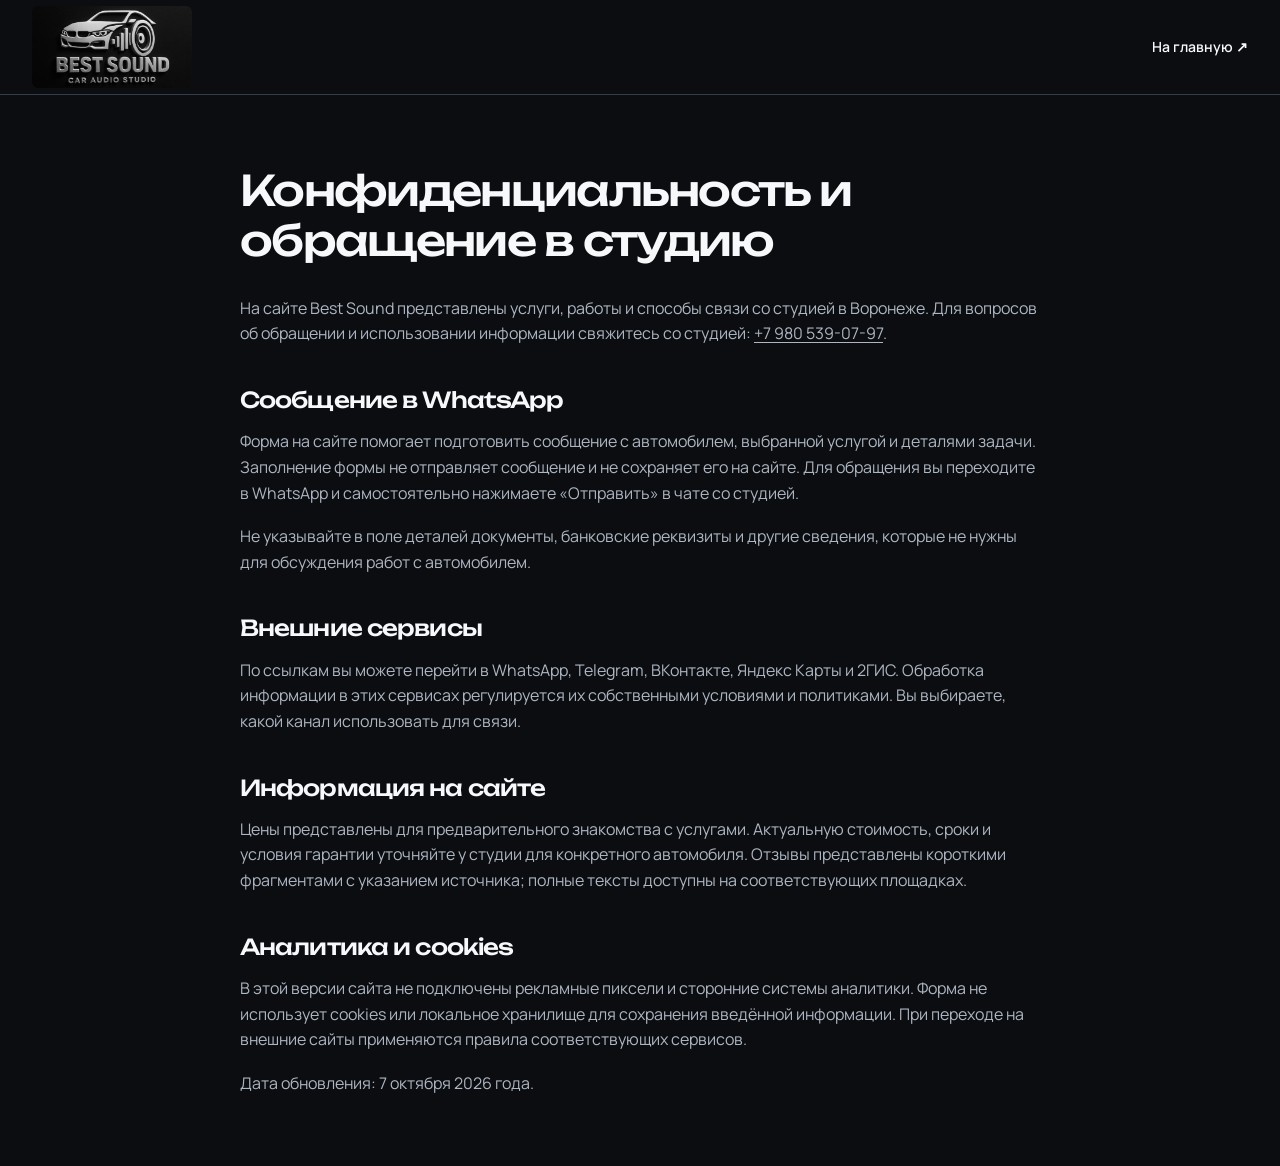
<file: privacy.html>
<!doctype html><html lang="ru" data-system="cinematic"><head><meta charset="utf-8"><meta name="viewport" content="width=device-width,initial-scale=1"><title>Конфиденциальность — Best Sound</title><meta name="robots" content="noindex,follow"><link rel="icon" href="assets/favicon.ico" sizes="any"><link rel="icon" href="assets/favicon.png" type="image/png" sizes="192x192"><link rel="apple-touch-icon" href="assets/apple-touch-icon.png"><link rel="stylesheet" href="tokens.css"><link rel="stylesheet" href="styles.css"></head><body><header class="header"><div class="container header-inner"><a class="brand" href="index.html"><img class="brand-logo" src="assets/brand-logo.webp" alt="Best Sound — Car Audio Studio" width="1080" height="1017"></a><a class="text-link" href="index.html">На главную ↗</a></div></header><main class="container legal"><h1>Конфиденциальность и обращение в студию</h1><p>На сайте Best Sound представлены услуги, работы и способы связи со студией в Воронеже. Для вопросов об обращении и использовании информации свяжитесь со студией: <a href="tel:+79805390797">+7 980 539-07-97</a>.</p><h2>Сообщение в WhatsApp</h2><p>Форма на сайте помогает подготовить сообщение с автомобилем, выбранной услугой и деталями задачи. Заполнение формы не отправляет сообщение и не сохраняет его на сайте. Для обращения вы переходите в WhatsApp и самостоятельно нажимаете «Отправить» в чате со студией.</p><p>Не указывайте в поле деталей документы, банковские реквизиты и другие сведения, которые не нужны для обсуждения работ с автомобилем.</p><h2>Внешние сервисы</h2><p>По ссылкам вы можете перейти в WhatsApp, Telegram, ВКонтакте, Яндекс Карты и 2ГИС. Обработка информации в этих сервисах регулируется их собственными условиями и политиками. Вы выбираете, какой канал использовать для связи.</p><h2>Информация на сайте</h2><p>Цены представлены для предварительного знакомства с услугами. Актуальную стоимость, сроки и условия гарантии уточняйте у студии для конкретного автомобиля. Отзывы представлены короткими фрагментами с указанием источника; полные тексты доступны на соответствующих площадках.</p><h2>Аналитика и cookies</h2><p>В этой версии сайта не подключены рекламные пиксели и сторонние системы аналитики. Форма не использует cookies или локальное хранилище для сохранения введённой информации. При переходе на внешние сайты применяются правила соответствующих сервисов.</p><p>Дата обновления: 7 октября 2026 года.</p></main></body></html>
</file>
<file: tokens.css>
/* Cinematic — HTML: data-system="cinematic". Полные цвета, без обёртки hsl(). */
:root[data-system="cinematic"] {
  --background: #0B0D10;
  --foreground: #F7F8FA;
  --card: #15191F;
  --muted: #20252D;
  --muted-foreground: #ADB6C2;
  --primary: #CF3041;
  --primary-foreground: #FFFFFF;
  --secondary: #272F39;
  --secondary-foreground: #F7F8FA;
  --accent: #352329;
  --accent-foreground: #FFDDE0;
  --border: #343D49;
  --input: #728195;
  --ring: #FF767D;
  --highlight: #FF767D;
  --destructive: #FB7185;
  --destructive-foreground: #3B0816;
  --success: #65D4A7;
  --success-foreground: #092C21;
  --warning: #F3CE7B;
  --warning-foreground: #352500;
  --card-foreground: #F7F8FA;
  --popover: #15191F;
  --popover-foreground: #F7F8FA;
  --surface: #20252D;
  --surface-foreground: #F7F8FA;
  --sidebar: #15191F;
  --sidebar-foreground: #F7F8FA;
  --sidebar-primary: #CF3041;
  --sidebar-primary-foreground: #FFFFFF;
  --sidebar-accent: #352329;
  --sidebar-accent-foreground: #FFDDE0;
  --sidebar-border: #343D49;
  --sidebar-ring: #FF767D;
  --chart-1: #FF767D;
  --chart-2: #7ACCD5;
  --chart-3: #D8B47D;
  --chart-4: #9DABEE;
  --chart-5: #A9D5AA;
  --radius: 1rem;
  --radius-button: .75rem;
  --font-body: "Manrope", Arial, sans-serif;
  --font-display: "Unbounded", Arial, sans-serif;
  --display-weight: 500;
  --display-tracking: -.04em;
  --text-hero: clamp(2rem, 5vw, 4.75rem);
  --text-h2: clamp(1.75rem, 3vw, 3rem);
  --section-space: clamp(3.5rem, 7vw, 7rem);
  --container-width: 80rem;
  --duration-panel: 220ms;
  color-scheme: dark;
}
</file>
<file: styles.css>
@font-face{font-family:Manrope;src:url('assets/fonts/Manrope.woff') format('woff');font-style:normal;font-weight:200 800;font-display:swap}
@font-face{font-family:Unbounded;src:url('assets/fonts/Unbounded.woff') format('woff');font-style:normal;font-weight:200 900;font-display:swap}
*{box-sizing:border-box}html{scroll-behavior:smooth;scroll-padding-top:112px}body{margin:0;background:var(--background);color:var(--foreground);font-family:var(--font-body);font-size:16px;line-height:1.6}body.modal-open{overflow:hidden}button,input,textarea,select{font:inherit}button,a,input,select,textarea{-webkit-tap-highlight-color:transparent}button{cursor:pointer}a{color:inherit;text-decoration:none}img{display:block;max-width:100%;height:auto}button{color:inherit}svg{width:20px;height:20px;fill:none;stroke:currentColor;stroke-width:1.7;stroke-linecap:round;stroke-linejoin:round;flex-shrink:0}h1,h2,h3,p{margin:0}h1,h2,h3{font-family:var(--font-display);font-weight:500;letter-spacing:var(--display-tracking);line-height:1.2}h2{font-size:var(--text-h2)}h3{font-size:20px;line-height:1.35}p+p{margin-top:18px}:focus-visible{outline:2px solid var(--ring);outline-offset:5px;border-radius:4px}::selection{background:var(--primary);color:var(--primary-foreground)}.container{width:min(calc(100% - 64px),var(--container-width));margin-inline:auto;min-width:0}.section{padding-block:var(--section-space)}.eyebrow{font-size:12px;font-weight:700;letter-spacing:.13em;text-transform:uppercase;color:var(--muted-foreground);margin-bottom:18px}.text-muted{color:var(--muted-foreground)}.fine-print{font-size:13px;color:var(--muted-foreground);line-height:1.7}.icon-sprite{position:absolute;width:0;height:0;overflow:hidden}.sr-only{position:absolute;width:1px;height:1px;padding:0;margin:-1px;overflow:hidden;clip:rect(0,0,0,0);white-space:nowrap;border:0}.skip-link{position:fixed;left:16px;top:12px;z-index:100;transform:translateY(-200%);background:var(--primary);padding:12px 20px;border-radius:8px}.skip-link:focus{transform:translateY(0)}
.header{position:sticky;top:0;z-index:30;background:var(--background);border-bottom:1px solid var(--border)}.header-inner{display:flex;align-items:center;justify-content:space-between;gap:24px;min-height:94px}.brand{display:flex;align-items:center;gap:12px;flex-shrink:0}.brand-symbol{width:38px;height:44px;color:var(--primary);stroke-width:2.2}.brand-text{font:600 18px/1.4 var(--font-display);letter-spacing:-.045em}.brand-text>span{display:block;color:var(--muted-foreground);font:400 11px/1.5 var(--font-body);letter-spacing:.05em;margin-top:2px}.desktop-nav{display:flex;gap:28px;font-size:14px}.desktop-nav a{padding-block:12px;color:var(--muted-foreground);transition:color 160ms}.header-phone{font-weight:600;font-size:16px;white-space:nowrap}.header-phone span{display:block;font-size:11px;color:var(--muted-foreground);font-weight:400;text-align:right}.icon-button{display:inline-flex;align-items:center;justify-content:center;min-width:44px;min-height:44px;border:1px solid var(--border);border-radius:12px;background:var(--card);color:var(--foreground);transition:background 160ms,transform 120ms}.menu-toggle{display:none}
.button{display:inline-flex;align-items:center;justify-content:center;gap:14px;min-height:52px;padding:14px 24px;border:1px solid transparent;border-radius:var(--radius-button);font-size:14px;font-weight:600;line-height:1.4;text-align:center;transition:background 160ms,border-color 160ms,transform 120ms}.button-primary{background:var(--primary);color:var(--primary-foreground)}.button-outline{border-color:var(--input);background:transparent;color:var(--foreground)}.button:active,.icon-button:active{transform:scale(.97)}.text-link{display:inline-flex;align-items:center;gap:12px;min-height:44px;font-size:14px;font-weight:600}.text-link svg{width:17px;height:17px}.text-link:active{color:var(--highlight)}
.hero{padding-top:24px}.hero-scene{position:relative;min-height:650px;border-radius:16px;overflow:clip;background:var(--card);display:flex;flex-direction:column;isolation:isolate}.hero-media,.hero-shade{position:absolute;inset:0;z-index:-1}.hero-media img{width:100%;height:100%;object-fit:cover;object-position:78% 43%;filter:brightness(.72)}.hero-shade{background:linear-gradient(90deg,var(--background) 0%,rgba(11,13,16,.95) 15%,rgba(11,13,16,.74) 42%,rgba(11,13,16,.1) 100%),linear-gradient(0deg,rgba(11,13,16,.9),transparent 55%)}.hero-top{display:flex;justify-content:space-between;align-items:center;gap:20px;padding:30px 40px}.hero-top .eyebrow{color:var(--foreground);margin:0}.location-label{display:flex;align-items:center;gap:7px;font-size:12px;color:var(--foreground);background:rgba(11,13,16,.62);padding:7px 12px;border:1px solid var(--border);border-radius:30px}.location-label svg{width:14px;height:14px}.hero-content{padding:75px 40px 62px;max-width:820px;margin-top:auto}.hero-facts{display:flex;flex-wrap:wrap;gap:12px 24px;font-size:14px;color:var(--muted-foreground);margin-bottom:24px}.hero-facts>a,.hero-facts>span{display:inline-flex;align-items:center;gap:8px;white-space:nowrap}.hero-facts svg{width:18px;height:18px;color:var(--primary)}.hero-facts .fact-star{fill:currentColor;stroke-width:0}.hero h1{font-size:clamp(32px,4.2vw,62px);line-height:1.17;letter-spacing:-.045em}.hero h1 span{color:var(--highlight)}.hero-content>p{max-width:46ch;font-size:17px;line-height:1.7;color:var(--muted-foreground);margin-top:25px}.hero-actions{display:flex;flex-wrap:wrap;gap:12px;margin-top:32px}.hero-bottom{display:flex;justify-content:space-between;gap:24px;padding:16px 40px;border-top:1px solid rgba(173,182,194,.24);font-size:11px;color:var(--muted-foreground)}.trust-strip{display:grid;grid-template-columns:repeat(4,minmax(0,1fr));padding:32px 0;border-bottom:1px solid var(--border)}.trust-strip>div,.trust-strip>a{padding:0 28px;border-left:1px solid var(--border)}.trust-strip>:first-child{padding-left:0;border-left:0}.trust-strip strong{display:block;font-size:22px;line-height:1.5;letter-spacing:-.03em}.trust-strip span{display:block;font-size:12px;color:var(--muted-foreground);margin-top:3px}.trust-strip .stars{display:inline;color:var(--highlight);letter-spacing:1px;font-size:12px;margin-left:5px}
.about{display:grid;grid-template-columns:minmax(0,5fr) minmax(0,7fr);gap:clamp(32px,5vw,80px);align-items:center}.about-visual{position:relative;aspect-ratio:4/3;border-radius:16px;overflow:clip;background:var(--card)}.about-visual img{height:100%;width:100%;object-fit:cover;object-position:50% 52%}.about-copy>p:not(.eyebrow){max-width:53ch;color:var(--muted-foreground);margin-top:24px}.about-copy .text-link{margin-top:24px}.section-heading{display:flex;justify-content:space-between;align-items:flex-end;gap:32px;margin-bottom:40px}.section-heading>p{max-width:34ch;color:var(--muted-foreground);font-size:14px}.section-heading .button{flex-shrink:0}.services-grid{display:grid;grid-template-columns:repeat(3,minmax(0,1fr));grid-auto-rows:1fr;gap:24px}.service-card{background:var(--card);border:1px solid var(--border);border-radius:16px;overflow:clip;display:flex;flex-direction:column;min-width:0}.service-image{aspect-ratio:16/10;position:relative;flex-shrink:0;background:var(--muted);overflow:clip}.service-image img{position:absolute;inset:0;height:100%;width:100%;object-fit:cover;transition:transform 240ms}.service-number{position:absolute;left:16px;top:16px;font-size:11px;font-weight:600;background:rgba(11,13,16,.8);border:1px solid var(--border);border-radius:6px;padding:4px 9px}.service-body{padding:22px;display:flex;flex-direction:column;flex:1}.service-body h3{font-size:18px;min-height:49px}.service-body>p{color:var(--muted-foreground);font-size:14px;line-height:1.55;margin-top:12px}.service-tags{display:flex;flex-wrap:wrap;gap:7px;margin-top:16px}.service-tags span{border:1px solid var(--border);border-radius:6px;color:var(--muted-foreground);font-size:11px;padding:4px 8px}.service-footer{margin-top:auto;display:flex;align-items:center;justify-content:space-between;gap:12px;padding-top:18px}.service-footer strong{font-size:16px;white-space:nowrap}.service-footer a{display:flex;align-items:center;gap:8px;font-size:12px;min-height:44px}.service-footer svg{width:16px;height:16px}
.why{padding-top:20px}.why-grid{display:grid;grid-template-columns:repeat(4,minmax(0,1fr));gap:32px}.why-grid article{padding-top:24px;border-top:1px solid var(--border)}.line-number{font-family:var(--font-display);font-size:13px;color:var(--highlight)}.why-grid h3{font-size:17px;margin-top:30px}.why-grid p{font-size:14px;color:var(--muted-foreground);margin-top:15px}.prices-section{background:var(--card);border-block:1px solid var(--border)}.price-layout{display:grid;grid-template-columns:minmax(0,5fr) minmax(0,7fr);gap:64px;align-items:start}.price-intro>p:not(.eyebrow){margin-top:24px;color:var(--muted-foreground);max-width:42ch}.price-intro .button{margin-top:30px}.price-intro .fine-print{max-width:47ch}.price-groups details{border-bottom:1px solid var(--border)}summary{list-style:none;cursor:pointer}summary::-webkit-details-marker{display:none}.price-groups summary{display:flex;align-items:center;justify-content:space-between;gap:16px;min-height:72px;padding-block:20px;font-size:17px;font-weight:600}.price-groups summary span{font-size:24px;color:var(--muted-foreground)}.price-groups details[open] summary span{transform:rotate(45deg)}.price-table{width:100%;border-collapse:collapse;margin-bottom:24px;text-align:left;font-size:14px}.price-table th{font-weight:400;color:var(--muted-foreground)}.price-table td,.price-table th{padding:14px 0;border-top:1px solid var(--border);vertical-align:top}.price-table td:last-child,.price-table th:last-child{text-align:right;white-space:nowrap;padding-left:18px}.price-table caption{position:absolute;width:1px;height:1px;overflow:hidden;clip-path:inset(50%)}
.work-filters{display:flex;flex-wrap:wrap;gap:8px;margin-bottom:26px}.filter{background:transparent;border:1px solid var(--border);border-radius:8px;padding:10px 17px;min-height:44px;font-size:13px;color:var(--muted-foreground);transition:background 160ms,border-color 160ms}.filter.active{color:var(--foreground);background:var(--muted);border-color:var(--input)}.works-grid{display:grid;grid-template-columns:repeat(3,minmax(0,1fr));gap:28px 24px}.work-card{min-width:0}.work-card[hidden]{display:none}.work-button{position:relative;display:block;width:100%;padding:0;border:0;border-radius:14px;background:var(--card);aspect-ratio:4/3;overflow:clip}.work-button img{height:100%;width:100%;object-fit:cover;transition:transform 240ms}.work-open{position:absolute;right:14px;bottom:14px;display:flex;align-items:center;gap:8px;background:rgba(11,13,16,.88);border:1px solid var(--border);padding:9px 12px;border-radius:8px;font-size:11px}.work-open svg{width:15px;height:15px}.work-info{padding-top:16px}.work-info>span{font-size:11px;color:var(--muted-foreground)}.work-info h3{font-size:18px;margin-top:5px}.work-info p{font-size:13px;color:var(--muted-foreground);margin-top:8px;max-width:38ch}.vk-band{display:flex;align-items:center;justify-content:space-between;gap:28px;margin-top:36px;padding:28px 32px;border:1px solid var(--border);border-radius:14px;background:var(--card)}.vk-band>div{display:flex;align-items:center;gap:22px}.vk-mark{font-family:var(--font-display);font-size:22px;color:var(--highlight)}.vk-band strong{font-size:16px;display:block}.vk-band p>span{font-size:13px;color:var(--muted-foreground);display:block;margin-top:5px}.vk-band .text-link{white-space:nowrap}
.process-grid{list-style:none;padding:0;margin:0;display:grid;grid-template-columns:repeat(3,minmax(0,1fr));gap:40px}.process-grid li{border-top:1px solid var(--border);padding-top:24px}.step-number{font-family:var(--font-display);font-size:48px;line-height:1;color:var(--highlight);letter-spacing:-.055em}.process-grid h3{font-size:19px;margin-top:28px}.process-grid p{color:var(--muted-foreground);font-size:14px;max-width:34ch;margin-top:16px}.reviews-section{background:var(--card);border-block:1px solid var(--border)}.review-summary strong{display:block;font-size:28px}.review-summary strong span{color:var(--highlight);font-size:15px;letter-spacing:2px;margin-left:8px}.review-summary>span{font-size:12px;color:var(--muted-foreground)}.reviews-grid{display:grid;grid-template-columns:repeat(3,minmax(0,1fr));gap:20px}.review-card{background:var(--background);border:1px solid var(--border);border-radius:14px;padding:26px;display:flex;flex-direction:column}.quote-mark{font-family:var(--font-display);font-size:35px;line-height:1;color:var(--highlight)}.review-card blockquote{margin:12px 0 28px;font-size:17px;line-height:1.6}.review-person{display:flex;align-items:center;gap:12px;margin-top:auto}.review-avatar{display:flex;align-items:center;justify-content:center;width:42px;height:42px;flex-shrink:0;border:1px solid var(--border);border-radius:50%;color:var(--muted-foreground);font-size:12px}.review-person strong{display:block;font-size:12px}.review-person a{display:inline-block;font-size:11px;color:var(--muted-foreground);min-height:26px;padding-top:3px}.review-links{display:flex;gap:30px;flex-wrap:wrap;margin-top:32px}.faq-layout{display:grid;grid-template-columns:minmax(0,5fr) minmax(0,7fr);gap:64px}.faq-layout>div>p:not(.eyebrow){font-size:14px;margin-top:22px}.faq-layout>div>.text-link{margin-top:20px}.faq-list details{border-bottom:1px solid var(--border)}.faq-list summary{display:flex;align-items:center;justify-content:space-between;gap:20px;padding:24px 0;font-size:16px;font-weight:600;min-height:68px}.faq-list summary span{font-size:22px;color:var(--highlight);flex-shrink:0}.faq-list details[open] summary span{transform:rotate(45deg)}.faq-list details p{font-size:14px;color:var(--muted-foreground);padding-bottom:24px;max-width:64ch}.faq-list a{text-decoration:underline;text-underline-offset:3px;color:var(--foreground)}
.contacts{padding-top:30px}.contact-layout{padding:48px;display:grid;grid-template-columns:minmax(0,6fr) minmax(0,5fr);gap:72px;border:1px solid var(--border);border-radius:20px;background:var(--card)}.contact-copy>p:not(.eyebrow){font-size:15px;color:var(--muted-foreground);max-width:40ch;margin-top:24px}.contact-phone{font-size:clamp(20px,2vw,28px);letter-spacing:-.04em;display:flex;align-items:center;gap:20px;margin-top:36px;font-weight:600;min-height:44px}.contact-phone svg{color:var(--highlight)}.contact-address{display:flex;align-items:flex-start;gap:12px;margin-top:30px}.contact-address svg{color:var(--highlight);margin-top:4px}.contact-address strong{font-size:14px}.contact-address span{display:block;font-size:12px;color:var(--muted-foreground);margin-top:5px}.contact-links{display:flex;gap:8px 18px;flex-wrap:wrap;margin-top:15px}.contact-links a{font-size:12px;color:var(--muted-foreground);min-height:36px;padding-block:8px}.social-links{display:flex;flex-wrap:wrap;gap:8px;margin-top:26px}.social-links a{border:1px solid var(--border);border-radius:8px;padding:10px 13px;min-height:44px;font-size:12px}.form-title{font-size:18px;font-weight:600;margin-bottom:24px}.field{margin-bottom:18px}.field label{display:flex;align-items:center;gap:7px;font-size:12px;font-weight:600;margin-bottom:9px}.field label>span{color:var(--highlight)}.field label .optional{margin-left:auto;font-weight:400;color:var(--muted-foreground)}input,textarea,select{display:block;width:100%;min-width:0;min-height:50px;padding:13px 14px;background:var(--background);color:var(--foreground);border:1px solid var(--input);border-radius:8px;font-size:16px;line-height:1.5}textarea{resize:vertical;min-height:105px}input::placeholder,textarea::placeholder{color:var(--muted-foreground);opacity:1}select{padding-right:28px}input:user-invalid,select:user-invalid{border-color:var(--destructive)}.form-submit{width:100%;margin-top:4px}.form-note{font-size:12px;color:var(--muted-foreground);margin-top:14px!important}.form-privacy{font-size:11px;color:var(--muted-foreground);margin-top:16px!important}.form-privacy a{text-decoration:underline;text-underline-offset:3px}.form-status{font-size:13px;color:var(--success);margin-top:12px}.form-status:empty{display:none}.footer{border-top:1px solid var(--border);padding:40px 0 24px}.footer-top{display:flex;justify-content:space-between;align-items:center;gap:24px}.footer-top>p{color:var(--muted-foreground);font-size:13px}.footer-bottom{display:flex;justify-content:space-between;gap:20px;border-top:1px solid var(--border);padding-top:22px;margin-top:30px;font-size:11px;color:var(--muted-foreground)}.backtop{position:fixed;right:24px;bottom:24px;z-index:20;box-shadow:0 8px 24px rgba(0,0,0,.2);font-size:22px}.backtop[hidden]{display:none}
dialog{background:var(--card);color:var(--foreground);border:1px solid var(--border);padding:0}dialog::backdrop{background:rgba(0,0,0,.78)}dialog[open]{animation:panel-in 220ms cubic-bezier(.23,1,.32,1)}.dialog-top{display:flex;justify-content:space-between;align-items:flex-start;gap:20px;margin-bottom:26px}.dialog-top .eyebrow{margin-bottom:8px}.dialog-top .icon-button{flex-shrink:0}.case-dialog{width:min(1100px,calc(100% - 48px));max-height:calc(100dvh - 48px);border-radius:18px;overflow:auto}.case-panel{padding:32px}.case-panel h2{font-size:26px}.case-layout{display:grid;grid-template-columns:minmax(0,7fr) minmax(0,4fr);gap:32px;align-items:start}.case-image-wrap{position:relative;height:min(58dvh,570px);background:var(--background);border-radius:12px;overflow:clip}.case-image-wrap>img{width:100%;height:100%;object-fit:contain}.gallery-arrow{position:absolute;top:50%;transform:translateY(-50%);min-width:44px;min-height:44px;border:1px solid var(--border);background:rgba(11,13,16,.85);display:flex;align-items:center;justify-content:center;border-radius:10px}.gallery-arrow.prev{left:12px}.gallery-arrow.prev svg{transform:rotate(180deg)}.gallery-arrow.next{right:12px}.gallery-arrow[hidden]{display:none}.case-counter{position:absolute;bottom:12px;left:50%;transform:translateX(-50%);padding:4px 10px;border-radius:8px;background:rgba(11,13,16,.86);font-size:12px}.case-thumbs{display:flex;gap:8px;overflow:auto;padding:12px 3px 5px}.case-thumbs button{width:64px;height:64px;min-width:64px;flex-shrink:0;border:2px solid transparent;border-radius:8px;overflow:clip;padding:0;background:var(--background)}.case-thumbs button[aria-pressed=true]{border-color:var(--highlight)}.case-thumbs img{width:100%;height:100%;object-fit:cover}.case-description h3{font-size:17px;margin-top:4px}.case-description ul{padding-left:19px;color:var(--muted-foreground);font-size:14px;line-height:1.8;margin:20px 0 32px}.case-description li+li{margin-top:12px}.case-description .button{width:100%;font-size:12px}.case-description .text-link{margin-top:20px}.menu-dialog{inset:0 0 0 auto;margin:0;max-height:none;height:100dvh;max-width:100%;width:min(430px,100%);border-radius:0;border-right:0}.menu-panel{padding:24px;min-height:100%;display:flex;flex-direction:column}.menu-panel nav{display:flex;flex-direction:column;gap:2px;margin:25px 0 40px}.menu-panel nav a{font-family:var(--font-display);font-size:22px;padding:12px 0;border-bottom:1px solid var(--border)}.menu-panel>.button{margin-top:auto}.menu-panel>p{font-size:12px;color:var(--muted-foreground);margin-top:20px}.legal{max-width:800px;padding-block:70px}.legal h1{font-size:clamp(26px,4vw,42px);margin-bottom:30px}.legal h2{font-size:22px;margin:40px 0 16px}.legal p{color:var(--muted-foreground)}.legal a{text-decoration:underline;text-underline-offset:3px}
@keyframes panel-in{from{opacity:0;transform:translateY(8px) scale(.97)}to{opacity:1;transform:translateY(0) scale(1)}}
@media(hover:hover) and (pointer:fine){.desktop-nav a:hover,.text-link:hover,.contact-links a:hover,.review-person a:hover{color:var(--highlight)}.button-primary:hover{background:#b42636}.button-outline:hover,.icon-button:hover,.filter:hover,.social-links a:hover{background:var(--muted)}.work-button:hover img,.service-card:hover .service-image img{transform:scale(1.035)}.trust-strip a:hover strong{color:var(--highlight)}}
@media(min-width:1440px){.hero-content{padding-top:100px}.hero-scene{min-height:690px}}
@media(max-width:1100px){.desktop-nav{display:none}.menu-toggle{display:flex}.header-phone{margin-left:auto}.header-inner{min-height:82px}.hero-top{padding:28px}.hero-content{padding:70px 28px 55px}.hero-bottom{padding-inline:28px}.trust-strip>div,.trust-strip>a{padding-inline:18px}.trust-strip strong{font-size:19px}.trust-strip .stars{font-size:10px}.price-layout,.faq-layout{gap:36px}.contact-layout{padding:32px;gap:36px}.why-grid{gap:22px}.vk-band{padding:24px}.vk-band .text-link{white-space:normal}.service-body{padding:20px}.service-body h3{font-size:17px}}
@media(max-width:900px){.services-grid,.works-grid{grid-template-columns:repeat(2,minmax(0,1fr))}.why-grid{grid-template-columns:repeat(2,minmax(0,1fr));gap:32px}.reviews-grid{grid-template-columns:repeat(2,minmax(0,1fr))}.price-layout{grid-template-columns:1fr;gap:36px}.price-intro>p:not(.eyebrow){max-width:62ch}.faq-layout{grid-template-columns:1fr;gap:32px}.contact-layout{grid-template-columns:1fr;gap:48px}.contact-copy>p:not(.eyebrow){max-width:56ch}.lead-form{max-width:600px}.about{gap:30px}.case-layout{grid-template-columns:1fr;gap:24px}.case-image-wrap{height:50dvh}.case-description ul{margin:16px 0 22px}.case-description .button{width:auto}.section-heading{gap:24px}.section-heading .button{max-width:260px}.hero h1{font-size:clamp(32px,5.8vw,52px)}}
@media(max-width:639px){html{scroll-padding-top:90px}.container{width:calc(100% - 32px)}.header-inner{min-height:76px;gap:12px}.brand{gap:8px}.brand-symbol{width:29px;height:35px}.brand-text{font-size:14px}.brand-text>span{font-size:10px}.header-phone{font-size:0;display:flex;align-items:center;justify-content:center;width:44px;height:44px;background:var(--card);border:1px solid var(--border);border-radius:12px}.header-phone::before{content:'☎';font-size:23px}.header-phone span{display:none}.hero{padding-top:16px}.hero-scene{min-height:645px;border-radius:12px}.hero-media img{object-position:61% 38%}.hero-shade{background:linear-gradient(0deg,var(--background) 0%,rgba(11,13,16,.94) 22%,rgba(11,13,16,.7) 49%,rgba(11,13,16,.12) 100%)}.hero-top{align-items:flex-start;padding:20px;gap:12px}.hero-top .eyebrow{font-size:10px;max-width:150px;letter-spacing:.09em}.location-label{font-size:10px;max-width:145px;line-height:1.6;padding:5px 8px}.location-label svg{display:none}.hero-content{padding:160px 20px 28px}.hero-facts{font-size:11px;gap:10px 16px;margin-bottom:20px}.hero-facts svg{width:16px;height:16px}.hero-facts>a,.hero-facts>span{gap:6px}.hero h1{font-size:clamp(26px,7.2vw,43px);line-height:1.22;letter-spacing:-.05em}.hero-content>p{font-size:14px;line-height:1.7;margin-top:20px;max-width:42ch}.hero-actions{flex-direction:column;gap:10px;margin-top:26px}.hero-actions .button{width:100%}.hero-bottom{padding:13px 20px;font-size:10px}.trust-strip{grid-template-columns:repeat(2,minmax(0,1fr));gap:22px 0;padding:26px 0}.trust-strip>div,.trust-strip>a{padding:0 0 0 16px}.trust-strip>:nth-child(odd){padding-left:0;border-left:0}.trust-strip strong{font-size:18px}.trust-strip>div>span,.trust-strip>a>span{font-size:11px}.trust-strip .stars{font-size:9px;letter-spacing:0}.about{grid-template-columns:1fr;gap:28px}.about-visual{order:2}.about-copy{order:1}.about-copy>p:not(.eyebrow){font-size:15px;margin-top:20px}.section-heading{flex-direction:column;align-items:flex-start;gap:20px;margin-bottom:28px}.section-heading>p{font-size:13px}.section-heading .button{max-width:none}.eyebrow{font-size:11px;margin-bottom:14px}h2{font-size:clamp(24px,6.6vw,32px);line-height:1.27}.services-grid,.works-grid,.reviews-grid,.process-grid{grid-template-columns:1fr;gap:22px}.service-body{padding:20px}.service-body h3{font-size:18px;min-height:49px}.service-footer{padding-top:18px}.service-footer a{font-size:13px}.why{padding-top:5px}.why-grid{gap:24px 20px}.why-grid h3{font-size:15px;margin-top:24px}.why-grid p{font-size:13px;margin-top:12px}.price-groups summary{font-size:15px;min-height:70px}.price-table{font-size:13px}.price-table td:last-child,.price-table th:last-child{padding-left:12px}.price-intro>.button{width:100%}.work-filters{gap:7px}.filter{padding:9px 11px;font-size:12px}.work-button{aspect-ratio:4/3}.work-info h3{font-size:20px}.vk-band{flex-direction:column;align-items:flex-start;padding:22px;gap:20px}.vk-band>div{gap:15px;align-items:flex-start}.vk-band strong{font-size:14px}.vk-band p>span{font-size:12px}.vk-band .text-link{font-size:13px}.process-grid{gap:32px}.process-grid li{padding-top:22px}.step-number{font-size:38px}.process-grid h3{margin-top:18px}.process-grid p{max-width:45ch}.review-card{padding:24px}.review-links{flex-direction:column;gap:12px}.review-links .text-link{font-size:13px}.review-summary strong{font-size:24px}.faq-list summary{font-size:14px;gap:15px;padding-block:22px}.faq-list details p{font-size:14px}.contacts{padding-top:15px}.contact-layout{padding:24px 20px;gap:36px;border-radius:14px}.contact-phone{font-size:22px;gap:10px;margin-top:28px}.contact-phone svg{width:17px;height:17px}.contact-copy>p:not(.eyebrow){font-size:14px}.social-links a{font-size:11px;padding-inline:11px}.contact-links{gap:4px 14px}.footer-top{flex-wrap:wrap;gap:20px}.footer-top>p{order:3;width:100%}.footer-bottom{flex-direction:column;gap:10px}.footer-top .text-link{font-size:12px}.backtop{right:16px;bottom:16px}.case-dialog{width:calc(100% - 20px);max-height:calc(100dvh - 20px);border-radius:12px}.case-panel{padding:20px 16px}.case-panel h2{font-size:20px}.case-image-wrap{height:43dvh}.case-thumbs button{width:52px;height:52px;min-width:52px}.case-description .button{width:100%}.case-description .text-link{font-size:12px}.dialog-top{gap:12px}.dialog-top .eyebrow{font-size:10px}.menu-panel nav a{font-size:19px}.legal{padding-block:45px}.legal h2{font-size:20px}}
@media(max-width:359px){.hero-top{padding:16px;gap:8px}.hero-content{padding-inline:16px}.hero h1{font-size:26px}.hero-bottom{padding-inline:16px}.brand-text{font-size:12px}.brand-symbol{width:26px}.header-inner{gap:8px}.button{font-size:13px;padding-inline:16px}.why-grid{grid-template-columns:1fr}.contact-phone{font-size:19px}.contact-layout{padding-inline:16px}.trust-strip .stars{display:none}}
@media(prefers-reduced-motion:reduce){html{scroll-behavior:auto}*,*::before,*::after{animation:none!important;transition:none!important}.button:active,.icon-button:active{transform:none}}

.header-social{display:flex;align-items:center;gap:4px;flex-shrink:0}.header-social a{display:flex;align-items:center;justify-content:center;width:44px;height:44px;border-radius:10px;border:1px solid var(--border);background:var(--card);transition:background 160ms}.header-social a>span{font-size:20px;font-weight:800;letter-spacing:-.06em;line-height:1}.header-social svg{width:20px;height:20px}.menu-panel>.social-links{margin:0 0 24px}
@media(hover:hover) and (pointer:fine){.header-social a:hover{background:var(--muted)}}
@media(max-width:1100px){.header-social{margin-left:auto}.header-phone{margin-left:0}}
@media(max-width:639px){.header-inner{gap:8px}.header-social{gap:0;margin-left:auto}.header-social a{border:0;background:transparent}.header-phone{display:none}.brand-text{font-size:12px}.brand-text>span{font-size:9px}.brand{gap:6px}.brand-symbol{width:26px}.menu-toggle{flex-shrink:0}}
@media(max-width:359px){.header .brand-symbol{display:none}.header .brand-text{font-size:11px}.header .brand-text>span{font-size:8px}.header-inner{gap:6px}}

.header .brand-logo{width:160px;height:82px;object-fit:cover;object-position:50% 47%;border-radius:6px}
@media(max-width:639px){.header .brand-logo{width:120px;height:64px}}
@media(max-width:359px){.header .brand-logo{width:100px;height:62px}}
</file>
